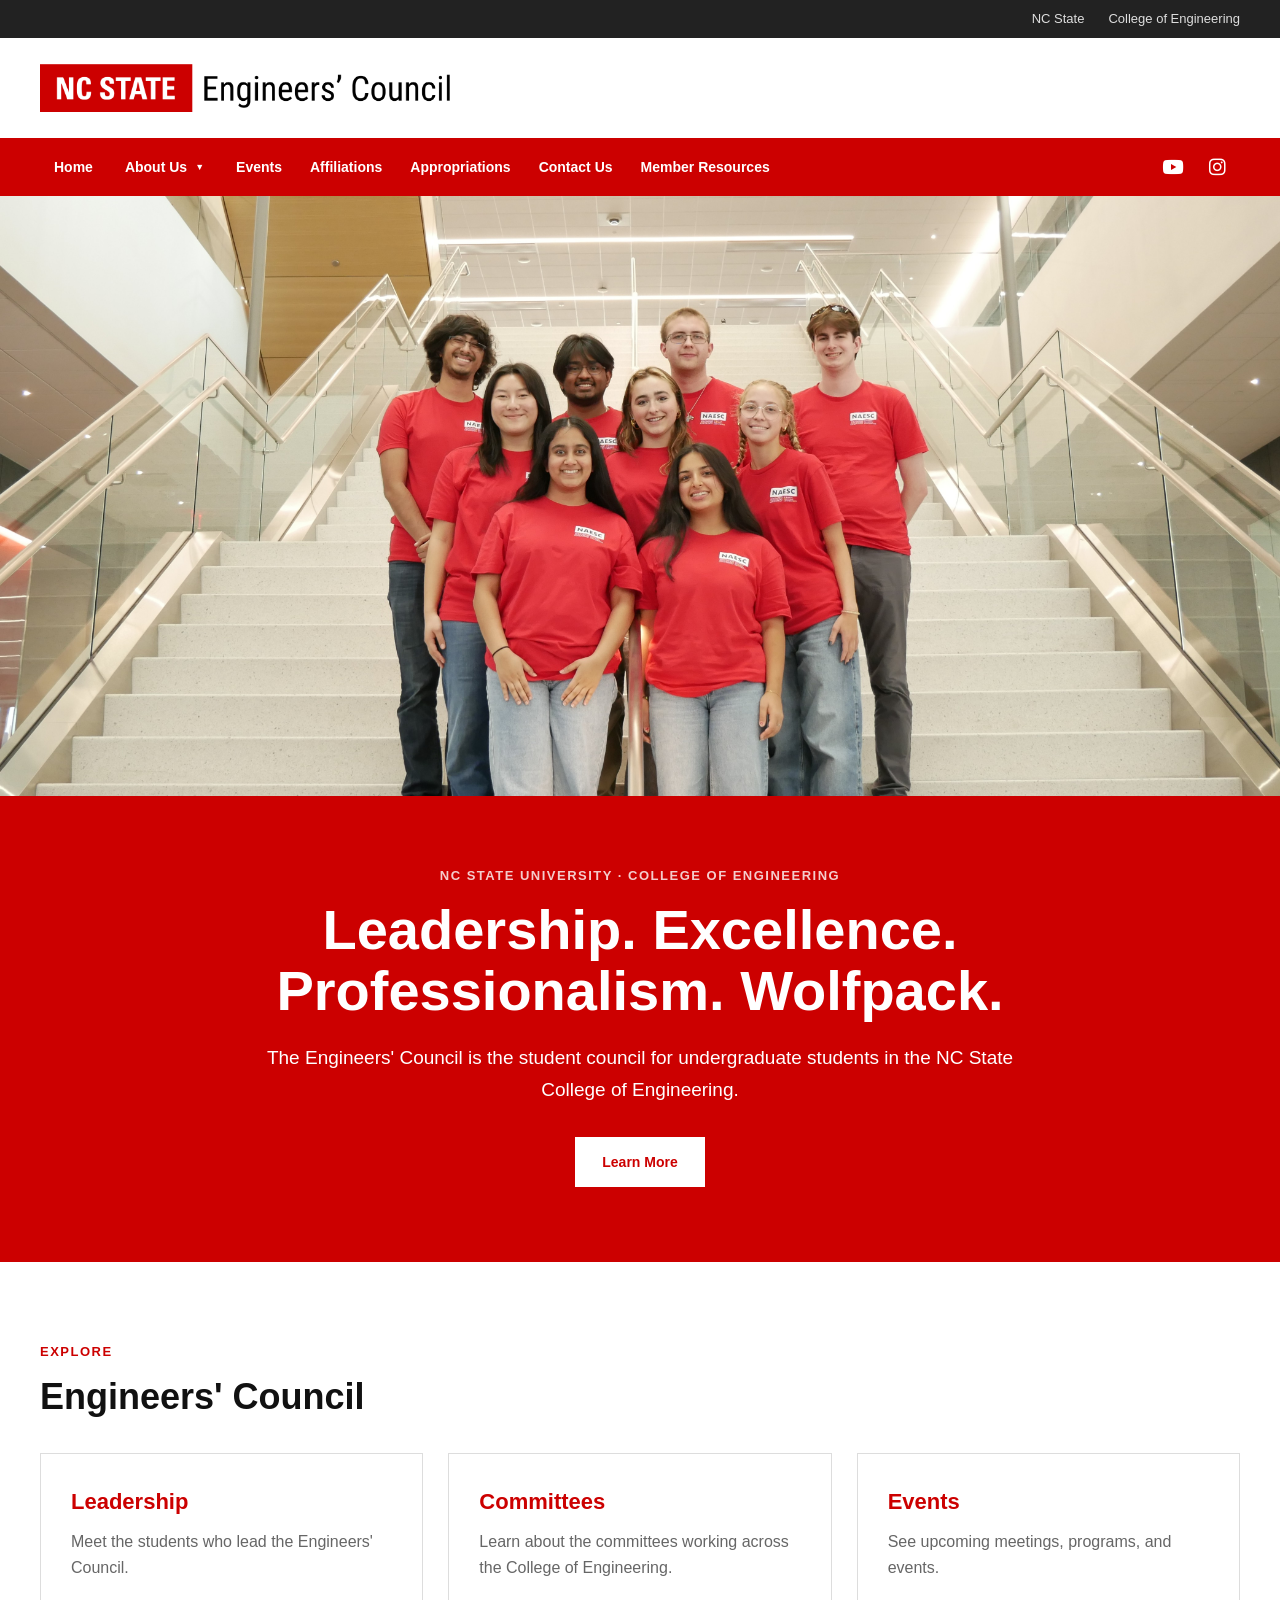
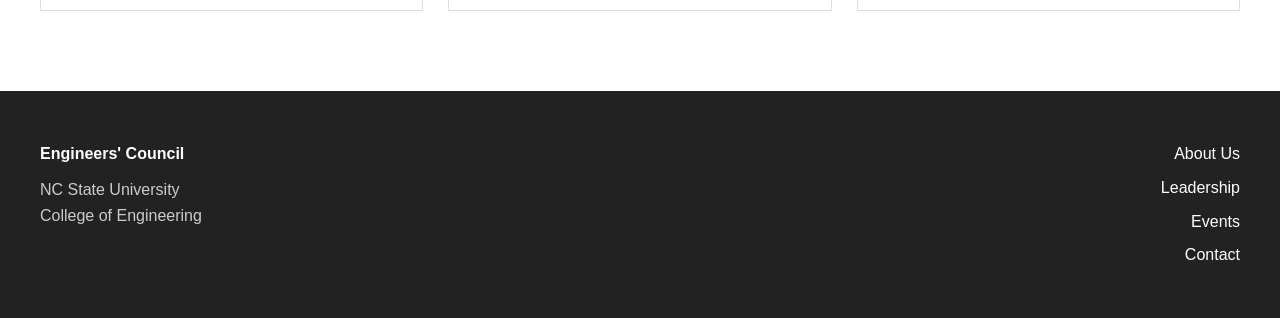
<file: index.html>
<!DOCTYPE html>
<html lang="en">
<head>
    <link
    rel="stylesheet"
    href="https://cdnjs.cloudflare.com/ajax/libs/font-awesome/6.5.2/css/all.min.css"
>
    <meta charset="UTF-8">
    <meta name="viewport" content="width=device-width, initial-scale=1.0">

    <title>Engineers' Council | NC State</title>

    <link rel="stylesheet" href="css/style.css">
</head>

<body>

<script>
    document.documentElement.classList.add("loading");
</script>

<div id="header"></div>

    <!-- =========================
         HERO
    ========================== -->
    <main>

        <section class="hero">

            <img
                src="images/banner2.jpg"
                alt="NC State Engineers' Council"
                class="hero-image"
            >

        </section>


        <!-- =========================
             INTRODUCTION
        ========================== -->
        <section class="intro">

            <div class="container intro-inner">

                <p class="eyebrow">
                    NC State University · College of Engineering
                </p>

                <h1>
                    Leadership. Excellence. Professionalism. Wolfpack.
                </h1>

                <p class="intro-text">
                    The Engineers' Council is the student council for
                    undergraduate students in the NC State College of
                    Engineering.
                </p>

                <a href="about.html" class="button">
                    Learn More
                </a>

            </div>

        </section>
        


        <!-- =========================
             QUICK LINKS
        ========================== -->
        <section class="quick-links">

            <div class="container">

                <div class="section-heading">
                    <p class="eyebrow">Explore</p>
                    <h2>Engineers' Council</h2>
                </div>


                <div class="quick-link-grid">

                    <a href="leadership.html" class="quick-card">
                        <h3>Leadership</h3>
                        <p>
                            Meet the students who lead the Engineers'
                            Council.
                        </p>
                    </a>


                    <a href="committees.html" class="quick-card">
                        <h3>Committees</h3>
                        <p>
                            Learn about the committees working across
                            the College of Engineering.
                        </p>
                    </a>


                    <a href="events.html" class="quick-card">
                        <h3>Events</h3>
                        <p>
                            See upcoming meetings, programs, and events.
                        </p>
                    </a>

                </div>

            </div>

        </section>

    </main>


    <!-- =========================
         FOOTER
    ========================== -->
    <footer class="site-footer">

        <div class="container footer-inner">

            <div>
                <strong>Engineers' Council</strong>
                <p>
                    NC State University<br>
                    College of Engineering
                </p>
            </div>

            <div class="footer-links">
                <a href="about.html">About Us</a>
                <a href="leadership.html">Leadership</a>
                <a href="events.html">Events</a>
                <a href="contact.html">Contact</a>
            </div>

        </div>

    </footer>


    <script src="js/script.js"></script>

</body>
</html>
</file>
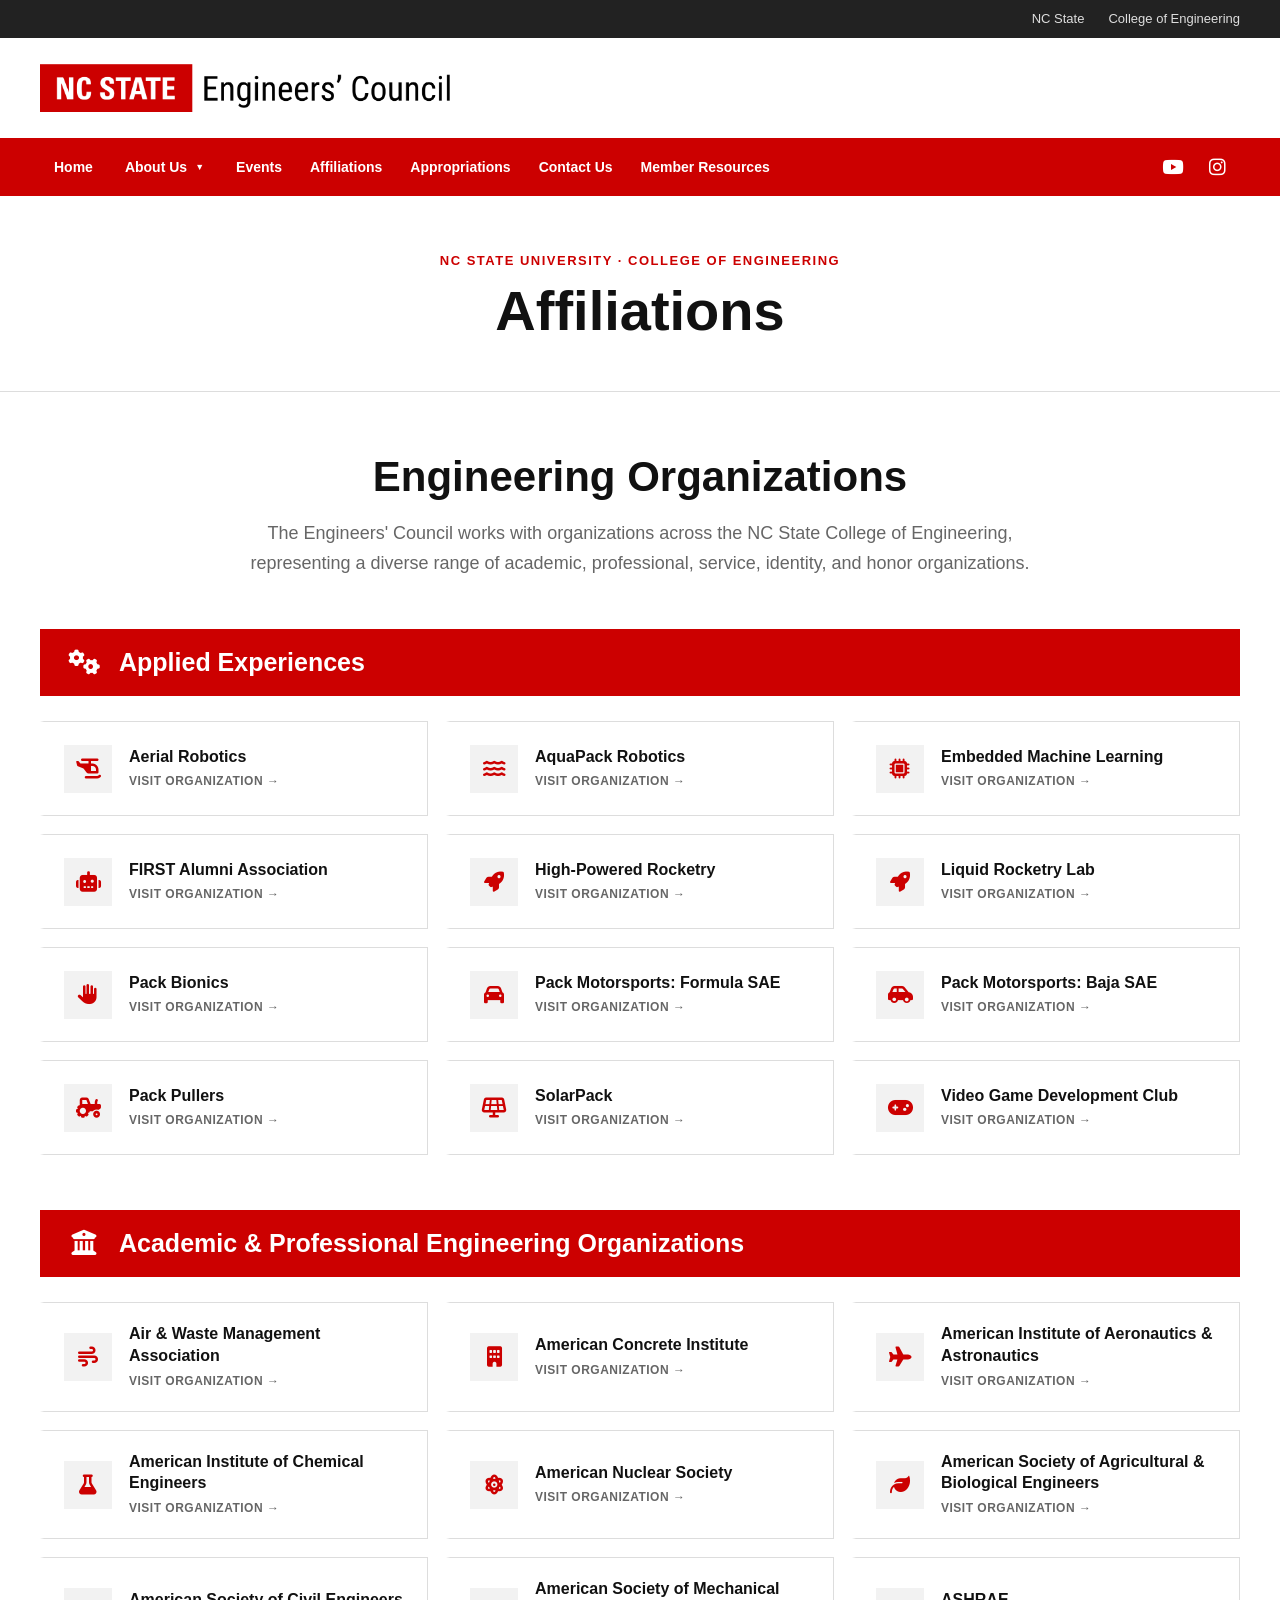
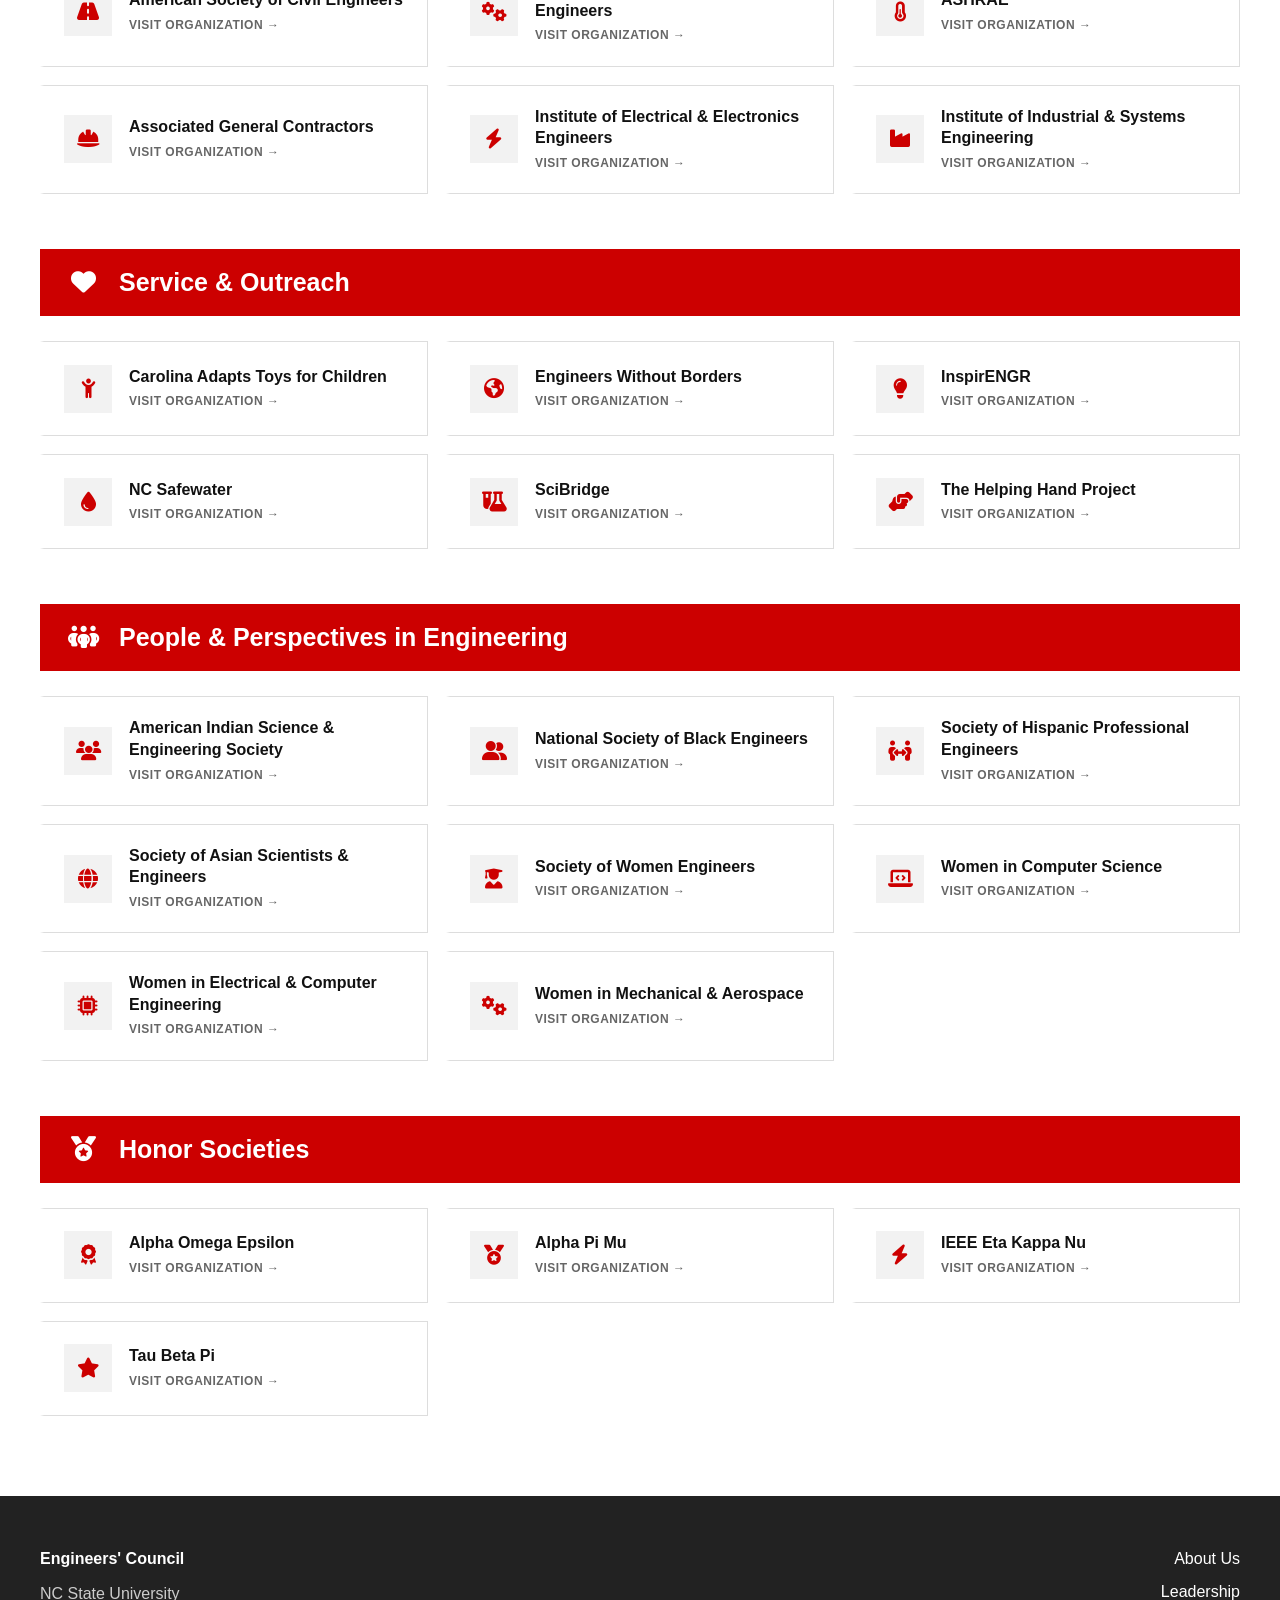
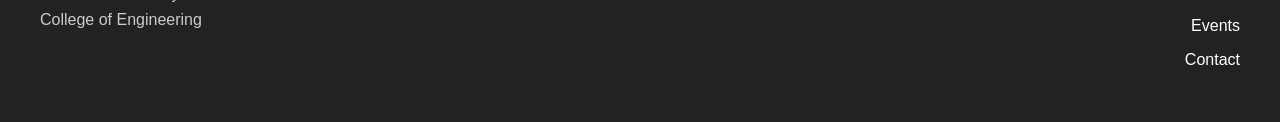
<file: affiliations.html>
<!DOCTYPE html>
<html lang="en">

<head>

    <meta charset="UTF-8">
    <meta name="viewport" content="width=device-width, initial-scale=1.0">

    <title>Affiliations | Engineers' Council</title>

    <link rel="stylesheet"
        href="https://cdnjs.cloudflare.com/ajax/libs/font-awesome/6.5.2/css/all.min.css">

    <link rel="stylesheet" href="css/style.css">

    <style>

        /* =========================================
           AFFILIATIONS PAGE
        ========================================= */

        .affiliations-page {
            padding: 60px 0 80px;
            background: #ffffff;
        }

        .affiliations-intro {
            max-width: 800px;
            margin: 0 auto 50px;
            text-align: center;
        }

        .affiliations-intro h1 {
            margin: 0 0 15px;
            color: var(--black);
            font-size: 42px;
            line-height: 1.2;
        }

        .affiliations-intro p {
            margin: 0;
            color: var(--gray);
            font-size: 18px;
            line-height: 1.7;
        }
/* =========================================
   NEW-NEW PAGE HEADER
========================================= */

.new-new-page-header {
    background: #ffffff;
    color: var(--black);
    border-bottom: 1px solid var(--border);
}

.new-new-page-header .container {
    padding: 55px 20px 50px;
    text-align: center;
}

.new-new-page-header .eyebrow {
    margin: 0 0 8px;

    color: var(--wolfpack-red);

    font-size: 13px;
    font-weight: 700;
    letter-spacing: 1.5px;
    text-transform: uppercase;
}

.new-new-page-header h1 {
    margin: 0;

    color: var(--black);

    font-size: clamp(40px, 5vw, 56px);
    line-height: 1.1;
    font-weight: 700;
}



        /* =========================================
           CATEGORY
        ========================================= */

        .affiliation-section {
            margin-bottom: 55px;
        }

        .affiliation-section:last-child {
            margin-bottom: 0;
        }

        .affiliation-section-header {
            display: flex;
            align-items: center;
            gap: 15px;

            margin-bottom: 25px;
            padding: 18px 22px;

            background: var(--wolfpack-red);
            color: #ffffff;
        }

        .affiliation-section-header i {
            width: 42px;
            font-size: 25px;
            text-align: center;
        }

        .affiliation-section-header h2 {
            margin: 0;

            color: #ffffff;
            font-size: 25px;
            line-height: 1.25;
        }


        /* =========================================
           ORGANIZATION GRID
        ========================================= */

        .affiliation-grid {
            display: grid;

            grid-template-columns:
                repeat(3, 1fr);

            gap: 18px;
        }


        /* =========================================
           ORGANIZATION CARD
        ========================================= */

        .affiliation-card {
            display: flex;
            align-items: center;

            gap: 17px;

            min-height: 95px;

            padding: 20px;

            background: #ffffff;

            border: 1px solid var(--border);
            border-left: 4px solid transparent;

            color: inherit;

            transition:
                transform 0.2s ease,
                box-shadow 0.2s ease,
                border-color 0.2s ease;
        }

        .affiliation-card:hover {
            transform: translateY(-3px);

            border-left-color: var(--wolfpack-red);

            box-shadow:
                0 8px 22px rgba(0, 0, 0, 0.09);
        }


        /* =========================================
           CARD ICON
        ========================================= */

        .affiliation-icon {
            width: 48px;
            height: 48px;

            flex-shrink: 0;

            display: flex;
            align-items: center;
            justify-content: center;

            background: var(--light-gray);

            color: var(--wolfpack-red);

            font-size: 20px;
        }

        .affiliation-card:hover .affiliation-icon {
            background: var(--wolfpack-red);
            color: #ffffff;
        }


        /* =========================================
           CARD TEXT
        ========================================= */

        .affiliation-card h3 {
            margin: 0;

            color: var(--black);

            font-size: 16px;
            line-height: 1.35;

            font-weight: 700;
        }

        .affiliation-card .visit-link {
            display: block;

            margin-top: 5px;

            color: var(--gray);

            font-size: 12px;
            font-weight: 600;

            text-transform: uppercase;
            letter-spacing: 0.5px;
        }

        .affiliation-card:hover h3 {
            color: var(--wolfpack-red);
        }


        /* =========================================
           MOBILE
        ========================================= */

        @media (max-width: 900px) {

            .affiliation-grid {
                grid-template-columns: repeat(2, 1fr);
            }

        }

        @media (max-width: 600px) {

            .affiliations-page {
                padding: 45px 0 60px;
            }

            .affiliations-intro h1 {
                font-size: 34px;
            }

            .affiliations-intro p {
                font-size: 16px;
            }

            .affiliation-grid {
                grid-template-columns: 1fr;
            }

            .affiliation-section-header {
                padding: 16px 18px;
            }

            .affiliation-section-header h2 {
                font-size: 21px;
            }

            .affiliation-card {
                min-height: 85px;
                padding: 17px;
            }

        }

    </style>

</head>


<body>

<div id="header"></div>




    <!-- =========================
         PAGE HEADER
    ========================== -->

    <section class="new-new-page-header">

        <div class="container">

            <p class="eyebrow">
                NC State University · College of Engineering
            </p>

            <h1>
                Affiliations
            </h1>

        </div>

    </section>



    <!-- =========================
         AFFILIATIONS
    ========================== -->

    <main>

        <section class="affiliations-page">

                <div class="container">


                    <!-- INTRO -->

                    <div class="affiliations-intro">

                        <h1>
                            Engineering Organizations
                        </h1>

                        <p>
                            The Engineers' Council works with organizations
                            across the NC State College of Engineering,
                            representing a diverse range of academic,
                            professional, service, identity, and honor
                            organizations.
                        </p>

                </div>



                <!-- =================================
                     APPLIED EXPERIENCES
                ================================== -->

                <section class="affiliation-section">

                    <div class="affiliation-section-header">

                        <i class="fa-solid fa-gears"></i>

                        <h2>
                            Applied Experiences
                        </h2>

                    </div>


                    <div class="affiliation-grid">


                        <a
                            href="https://aerialroboticsclub.com/"
                            class="affiliation-card"
                            target="_blank"
                            rel="noopener noreferrer"
                        >

                            <div class="affiliation-icon">
                                <i class="fa-solid fa-helicopter"></i>
                            </div>

                            <div>
                                <h3>Aerial Robotics</h3>
                                <span class="visit-link">Visit organization →</span>
                            </div>

                        </a>


                        <a
                            href="https://www.aquapackrobotics.org/"
                            class="affiliation-card"
                            target="_blank"
                            rel="noopener noreferrer"
                        >

                            <div class="affiliation-icon">
                                <i class="fa-solid fa-water"></i>
                            </div>

                            <div>
                                <h3>AquaPack Robotics</h3>
                                <span class="visit-link">Visit organization →</span>
                            </div>

                        </a>


                        <a
                            href="https://getinvolved.ncsu.edu/organization/eml"
                            class="affiliation-card"
                            target="_blank"
                            rel="noopener noreferrer"
                        >

                            <div class="affiliation-icon">
                                <i class="fa-solid fa-microchip"></i>
                            </div>

                            <div>
                                <h3>Embedded Machine Learning</h3>
                                <span class="visit-link">Visit organization →</span>
                            </div>

                        </a>


                        <a
                            href="https://firstalumniatncstate.org/"
                            class="affiliation-card"
                            target="_blank"
                            rel="noopener noreferrer"
                        >

                            <div class="affiliation-icon">
                                <i class="fa-solid fa-robot"></i>
                            </div>

                            <div>
                                <h3>FIRST Alumni Association</h3>
                                <span class="visit-link">Visit organization →</span>
                            </div>

                        </a>


                        <a
                            href="http://www.ncsurocketry.org/"
                            class="affiliation-card"
                            target="_blank"
                            rel="noopener noreferrer"
                        >

                            <div class="affiliation-icon">
                                <i class="fa-solid fa-rocket"></i>
                            </div>

                            <div>
                                <h3>High-Powered Rocketry</h3>
                                <span class="visit-link">Visit organization →</span>
                            </div>

                        </a>


                        <a
                            href="http://liquidrocketry.com/"
                            class="affiliation-card"
                            target="_blank"
                            rel="noopener noreferrer"
                        >

                            <div class="affiliation-icon">
                                <i class="fa-solid fa-rocket"></i>
                            </div>

                            <div>
                                <h3>Liquid Rocketry Lab</h3>
                                <span class="visit-link">Visit organization →</span>
                            </div>

                        </a>


                        <a
                            href="https://getinvolved.ncsu.edu/organization/packbionics"
                            class="affiliation-card"
                            target="_blank"
                            rel="noopener noreferrer"
                        >

                            <div class="affiliation-icon">
                                <i class="fa-solid fa-hand"></i>
                            </div>

                            <div>
                                <h3>Pack Bionics</h3>
                                <span class="visit-link">Visit organization →</span>
                            </div>

                        </a>


                        <a
                            href="https://packmotorsports.wixsite.com/packmotorsports"
                            class="affiliation-card"
                            target="_blank"
                            rel="noopener noreferrer"
                        >

                            <div class="affiliation-icon">
                                <i class="fa-solid fa-car"></i>
                            </div>

                            <div>
                                <h3>Pack Motorsports: Formula SAE</h3>
                                <span class="visit-link">Visit organization →</span>
                            </div>

                        </a>


                        <a
                            href="https://www.ncstatebaja.com/"
                            class="affiliation-card"
                            target="_blank"
                            rel="noopener noreferrer"
                        >

                            <div class="affiliation-icon">
                                <i class="fa-solid fa-car-side"></i>
                            </div>

                            <div>
                                <h3>Pack Motorsports: Baja SAE</h3>
                                <span class="visit-link">Visit organization →</span>
                            </div>

                        </a>


                        <a
                            href="https://bae.ncsu.edu/pack-pullers/"
                            class="affiliation-card"
                            target="_blank"
                            rel="noopener noreferrer"
                        >

                            <div class="affiliation-icon">
                                <i class="fa-solid fa-tractor"></i>
                            </div>

                            <div>
                                <h3>Pack Pullers</h3>
                                <span class="visit-link">Visit organization →</span>
                            </div>

                        </a>


                        <a
                            href="https://solarpacknc.com/"
                            class="affiliation-card"
                            target="_blank"
                            rel="noopener noreferrer"
                        >

                            <div class="affiliation-icon">
                                <i class="fa-solid fa-solar-panel"></i>
                            </div>

                            <div>
                                <h3>SolarPack</h3>
                                <span class="visit-link">Visit organization →</span>
                            </div>

                        </a>


                        <a
                            href="https://vgdc.org/"
                            class="affiliation-card"
                            target="_blank"
                            rel="noopener noreferrer"
                        >

                            <div class="affiliation-icon">
                                <i class="fa-solid fa-gamepad"></i>
                            </div>

                            <div>
                                <h3>Video Game Development Club</h3>
                                <span class="visit-link">Visit organization →</span>
                            </div>

                        </a>

                    </div>

                </section>



                <!-- =================================
                     ACADEMIC & PROFESSIONAL
                ================================== -->

                <section class="affiliation-section">

                    <div class="affiliation-section-header">

                        <i class="fa-solid fa-building-columns"></i>

                        <h2>
                            Academic &amp; Professional Engineering Organizations
                        </h2>

                    </div>


                    <div class="affiliation-grid">


                        <a href="https://getinvolved.ncsu.edu/organization/25"
                           class="affiliation-card"
                           target="_blank"
                           rel="noopener noreferrer">

                            <div class="affiliation-icon">
                                <i class="fa-solid fa-wind"></i>
                            </div>

                            <div>
                                <h3>Air &amp; Waste Management Association</h3>
                                <span class="visit-link">Visit organization →</span>
                            </div>

                        </a>


                        <a href="https://getinvolved.ncsu.edu/organization/aci"
                           class="affiliation-card"
                           target="_blank"
                           rel="noopener noreferrer">

                            <div class="affiliation-icon">
                                <i class="fa-solid fa-building"></i>
                            </div>

                            <div>
                                <h3>American Concrete Institute</h3>
                                <span class="visit-link">Visit organization →</span>
                            </div>

                        </a>


                        <a href="https://linktr.ee/ncsuaiaa"
                           class="affiliation-card"
                           target="_blank"
                           rel="noopener noreferrer">

                            <div class="affiliation-icon">
                                <i class="fa-solid fa-plane"></i>
                            </div>

                            <div>
                                <h3>American Institute of Aeronautics &amp; Astronautics</h3>
                                <span class="visit-link">Visit organization →</span>
                            </div>

                        </a>


                        <a href="https://www.ncsuaiche.com/"
                           class="affiliation-card"
                           target="_blank"
                           rel="noopener noreferrer">

                            <div class="affiliation-icon">
                                <i class="fa-solid fa-flask"></i>
                            </div>

                            <div>
                                <h3>American Institute of Chemical Engineers</h3>
                                <span class="visit-link">Visit organization →</span>
                            </div>

                        </a>


                        <a href="https://getinvolved.ncsu.edu/organization/ans"
                           class="affiliation-card"
                           target="_blank"
                           rel="noopener noreferrer">

                            <div class="affiliation-icon">
                                <i class="fa-solid fa-atom"></i>
                            </div>

                            <div>
                                <h3>American Nuclear Society</h3>
                                <span class="visit-link">Visit organization →</span>
                            </div>

                        </a>


                        <a href="https://asabestudentchapter.wordpress.ncsu.edu/"
                           class="affiliation-card"
                           target="_blank"
                           rel="noopener noreferrer">

                            <div class="affiliation-icon">
                                <i class="fa-solid fa-leaf"></i>
                            </div>

                            <div>
                                <h3>American Society of Agricultural &amp; Biological Engineers</h3>
                                <span class="visit-link">Visit organization →</span>
                            </div>

                        </a>


                        <a href="https://getinvolved.ncsu.edu/organization/asce"
                           class="affiliation-card"
                           target="_blank"
                           rel="noopener noreferrer">

                            <div class="affiliation-icon">
                                <i class="fa-solid fa-road"></i>
                            </div>

                            <div>
                                <h3>American Society of Civil Engineers</h3>
                                <span class="visit-link">Visit organization →</span>
                            </div>

                        </a>


                        <a href="https://asmencstate.wixsite.com/home"
                           class="affiliation-card"
                           target="_blank"
                           rel="noopener noreferrer">

                            <div class="affiliation-icon">
                                <i class="fa-solid fa-gears"></i>
                            </div>

                            <div>
                                <h3>American Society of Mechanical Engineers</h3>
                                <span class="visit-link">Visit organization →</span>
                            </div>

                        </a>


                        <a href="https://getinvolved.ncsu.edu/organization/ashrae-at-ncsu"
                           class="affiliation-card"
                           target="_blank"
                           rel="noopener noreferrer">

                            <div class="affiliation-icon">
                                <i class="fa-solid fa-temperature-half"></i>
                            </div>

                            <div>
                                <h3>ASHRAE</h3>
                                <span class="visit-link">Visit organization →</span>
                            </div>

                        </a>


                        <a href="https://www.linkedin.com/in/ncsuagc/"
                           class="affiliation-card"
                           target="_blank"
                           rel="noopener noreferrer">

                            <div class="affiliation-icon">
                                <i class="fa-solid fa-helmet-safety"></i>
                            </div>

                            <div>
                                <h3>Associated General Contractors</h3>
                                <span class="visit-link">Visit organization →</span>
                            </div>

                        </a>


                        <a href="https://ewh.ieee.org/sb/nc/ncsu/"
                           class="affiliation-card"
                           target="_blank"
                           rel="noopener noreferrer">

                            <div class="affiliation-icon">
                                <i class="fa-solid fa-bolt"></i>
                            </div>

                            <div>
                                <h3>Institute of Electrical &amp; Electronics Engineers</h3>
                                <span class="visit-link">Visit organization →</span>
                            </div>

                        </a>


                        <a href="https://getinvolved.ncsu.edu/organization/iise"
                           class="affiliation-card"
                           target="_blank"
                           rel="noopener noreferrer">

                            <div class="affiliation-icon">
                                <i class="fa-solid fa-industry"></i>
                            </div>

                            <div>
                                <h3>Institute of Industrial &amp; Systems Engineering</h3>
                                <span class="visit-link">Visit organization →</span>
                            </div>

                        </a>

                    </div>

                </section>



                <!-- =================================
                     SERVICE & OUTREACH
                ================================== -->

                <section class="affiliation-section">

                    <div class="affiliation-section-header">

                        <i class="fa-solid fa-heart"></i>

                        <h2>
                            Service &amp; Outreach
                        </h2>

                    </div>


                    <div class="affiliation-grid">


                        <a href="https://getinvolved.ncsu.edu/organization/catch"
                           class="affiliation-card"
                           target="_blank"
                           rel="noopener noreferrer">

                            <div class="affiliation-icon">
                                <i class="fa-solid fa-child-reaching"></i>
                            </div>

                            <div>
                                <h3>Carolina Adapts Toys for Children</h3>
                                <span class="visit-link">Visit organization →</span>
                            </div>

                        </a>


                        <a href="http://www.ewbncsu.org/"
                           class="affiliation-card"
                           target="_blank"
                           rel="noopener noreferrer">

                            <div class="affiliation-icon">
                                <i class="fa-solid fa-earth-americas"></i>
                            </div>

                            <div>
                                <h3>Engineers Without Borders</h3>
                                <span class="visit-link">Visit organization →</span>
                            </div>

                        </a>


                        <a href="https://inspirengr.wixsite.com/inspireengr"
                           class="affiliation-card"
                           target="_blank"
                           rel="noopener noreferrer">

                            <div class="affiliation-icon">
                                <i class="fa-solid fa-lightbulb"></i>
                            </div>

                            <div>
                                <h3>InspirENGR</h3>
                                <span class="visit-link">Visit organization →</span>
                            </div>

                        </a>


                        <a href="https://getinvolved.ncsu.edu/organization/safewater"
                           class="affiliation-card"
                           target="_blank"
                           rel="noopener noreferrer">

                            <div class="affiliation-icon">
                                <i class="fa-solid fa-droplet"></i>
                            </div>

                            <div>
                                <h3>NC Safewater</h3>
                                <span class="visit-link">Visit organization →</span>
                            </div>

                        </a>


                        <a href="https://www.scibridge.org/"
                           class="affiliation-card"
                           target="_blank"
                           rel="noopener noreferrer">

                            <div class="affiliation-icon">
                                <i class="fa-solid fa-flask-vial"></i>
                            </div>

                            <div>
                                <h3>SciBridge</h3>
                                <span class="visit-link">Visit organization →</span>
                            </div>

                        </a>


                        <a href="https://www.ncsu-hhp.org/"
                           class="affiliation-card"
                           target="_blank"
                           rel="noopener noreferrer">

                            <div class="affiliation-icon">
                                <i class="fa-solid fa-hands-helping"></i>
                            </div>

                            <div>
                                <h3>The Helping Hand Project</h3>
                                <span class="visit-link">Visit organization →</span>
                            </div>

                        </a>

                    </div>

                </section>



                <!-- =================================
                     PEOPLE & PERSPECTIVES
                ================================== -->

                <section class="affiliation-section">

                    <div class="affiliation-section-header">

                        <i class="fa-solid fa-people-group"></i>

                        <h2>
                            People &amp; Perspectives in Engineering
                        </h2>

                    </div>


                    <div class="affiliation-grid">


                        <a href="https://getinvolved.ncsu.edu/organization/aises"
                           class="affiliation-card"
                           target="_blank"
                           rel="noopener noreferrer">

                            <div class="affiliation-icon">
                                <i class="fa-solid fa-users"></i>
                            </div>

                            <div>
                                <h3>American Indian Science &amp; Engineering Society</h3>
                                <span class="visit-link">Visit organization →</span>
                            </div>

                        </a>


                        <a href="https://ncsucomm.wixsite.com/ncsunsbe"
                           class="affiliation-card"
                           target="_blank"
                           rel="noopener noreferrer">

                            <div class="affiliation-icon">
                                <i class="fa-solid fa-user-group"></i>
                            </div>

                            <div>
                                <h3>National Society of Black Engineers</h3>
                                <span class="visit-link">Visit organization →</span>
                            </div>

                        </a>


                        <a href="https://shpeatncstate.wixsite.com/wolfpacks"
                           class="affiliation-card"
                           target="_blank"
                           rel="noopener noreferrer">

                            <div class="affiliation-icon">
                                <i class="fa-solid fa-people-arrows"></i>
                            </div>

                            <div>
                                <h3>Society of Hispanic Professional Engineers</h3>
                                <span class="visit-link">Visit organization →</span>
                            </div>

                        </a>


                        <a href="https://linktr.ee/sasencsu"
                           class="affiliation-card"
                           target="_blank"
                           rel="noopener noreferrer">

                            <div class="affiliation-icon">
                                <i class="fa-solid fa-globe"></i>
                            </div>

                            <div>
                                <h3>Society of Asian Scientists &amp; Engineers</h3>
                                <span class="visit-link">Visit organization →</span>
                            </div>

                        </a>


                        <a href="https://ncsu.swe.org/"
                           class="affiliation-card"
                           target="_blank"
                           rel="noopener noreferrer">

                            <div class="affiliation-icon">
                                <i class="fa-solid fa-user-graduate"></i>
                            </div>

                            <div>
                                <h3>Society of Women Engineers</h3>
                                <span class="visit-link">Visit organization →</span>
                            </div>

                        </a>


                        <a href="https://www.wicsatncsu.org/"
                           class="affiliation-card"
                           target="_blank"
                           rel="noopener noreferrer">

                            <div class="affiliation-icon">
                                <i class="fa-solid fa-laptop-code"></i>
                            </div>

                            <div>
                                <h3>Women in Computer Science</h3>
                                <span class="visit-link">Visit organization →</span>
                            </div>

                        </a>


                        <a href="https://ece.ncsu.edu/student-org/women-in-ece/"
                           class="affiliation-card"
                           target="_blank"
                           rel="noopener noreferrer">

                            <div class="affiliation-icon">
                                <i class="fa-solid fa-microchip"></i>
                            </div>

                            <div>
                                <h3>Women in Electrical &amp; Computer Engineering</h3>
                                <span class="visit-link">Visit organization →</span>
                            </div>

                        </a>


                        <a href="https://getinvolved.ncsu.edu/organization/wima"
                           class="affiliation-card"
                           target="_blank"
                           rel="noopener noreferrer">

                            <div class="affiliation-icon">
                                <i class="fa-solid fa-gears"></i>
                            </div>

                            <div>
                                <h3>Women in Mechanical &amp; Aerospace</h3>
                                <span class="visit-link">Visit organization →</span>
                            </div>

                        </a>

                    </div>

                </section>



                <!-- =================================
                     HONOR SOCIETIES
                ================================== -->

                <section class="affiliation-section">

                    <div class="affiliation-section-header">

                        <i class="fa-solid fa-medal"></i>

                        <h2>
                            Honor Societies
                        </h2>

                    </div>


                    <div class="affiliation-grid">


                        <a href="https://www.aoegamma.org/"
                           class="affiliation-card"
                           target="_blank"
                           rel="noopener noreferrer">

                            <div class="affiliation-icon">
                                <i class="fa-solid fa-award"></i>
                            </div>

                            <div>
                                <h3>Alpha Omega Epsilon</h3>
                                <span class="visit-link">Visit organization →</span>
                            </div>

                        </a>


                        <a href="https://getinvolved.ncsu.edu/organization/alphapimu"
                           class="affiliation-card"
                           target="_blank"
                           rel="noopener noreferrer">

                            <div class="affiliation-icon">
                                <i class="fa-solid fa-medal"></i>
                            </div>

                            <div>
                                <h3>Alpha Pi Mu</h3>
                                <span class="visit-link">Visit organization →</span>
                            </div>

                        </a>


                        <a href="https://hknbetaeta.wordpress.ncsu.edu/"
                           class="affiliation-card"
                           target="_blank"
                           rel="noopener noreferrer">

                            <div class="affiliation-icon">
                                <i class="fa-solid fa-bolt"></i>
                            </div>

                            <div>
                                <h3>IEEE Eta Kappa Nu</h3>
                                <span class="visit-link">Visit organization →</span>
                            </div>

                        </a>


                        <a href="https://getinvolved.ncsu.edu/organization/tbp"
                           class="affiliation-card"
                           target="_blank"
                           rel="noopener noreferrer">

                            <div class="affiliation-icon">
                                <i class="fa-solid fa-star"></i>
                            </div>

                            <div>
                                <h3>Tau Beta Pi</h3>
                                <span class="visit-link">Visit organization →</span>
                            </div>

                        </a>

                    </div>

                </section>


            </div>

        </section>

    </main>



    <!-- =========================
         FOOTER
    ========================== -->

    <footer class="site-footer">

        <div class="container footer-inner">

            <div>

                <strong>
                    Engineers' Council
                </strong>

                <p>
                    NC State University<br>
                    College of Engineering
                </p>

            </div>


            <div class="footer-links">

                <a href="about.html">
                    About Us
                </a>

                <a href="leadership.html">
                    Leadership
                </a>

                <a href="events.html">
                    Events
                </a>

                <a href="contact.html">
                    Contact
                </a>

            </div>

        </div>

    </footer>



    <script src="js/script.js"></script>

</body>

</html>
</file>
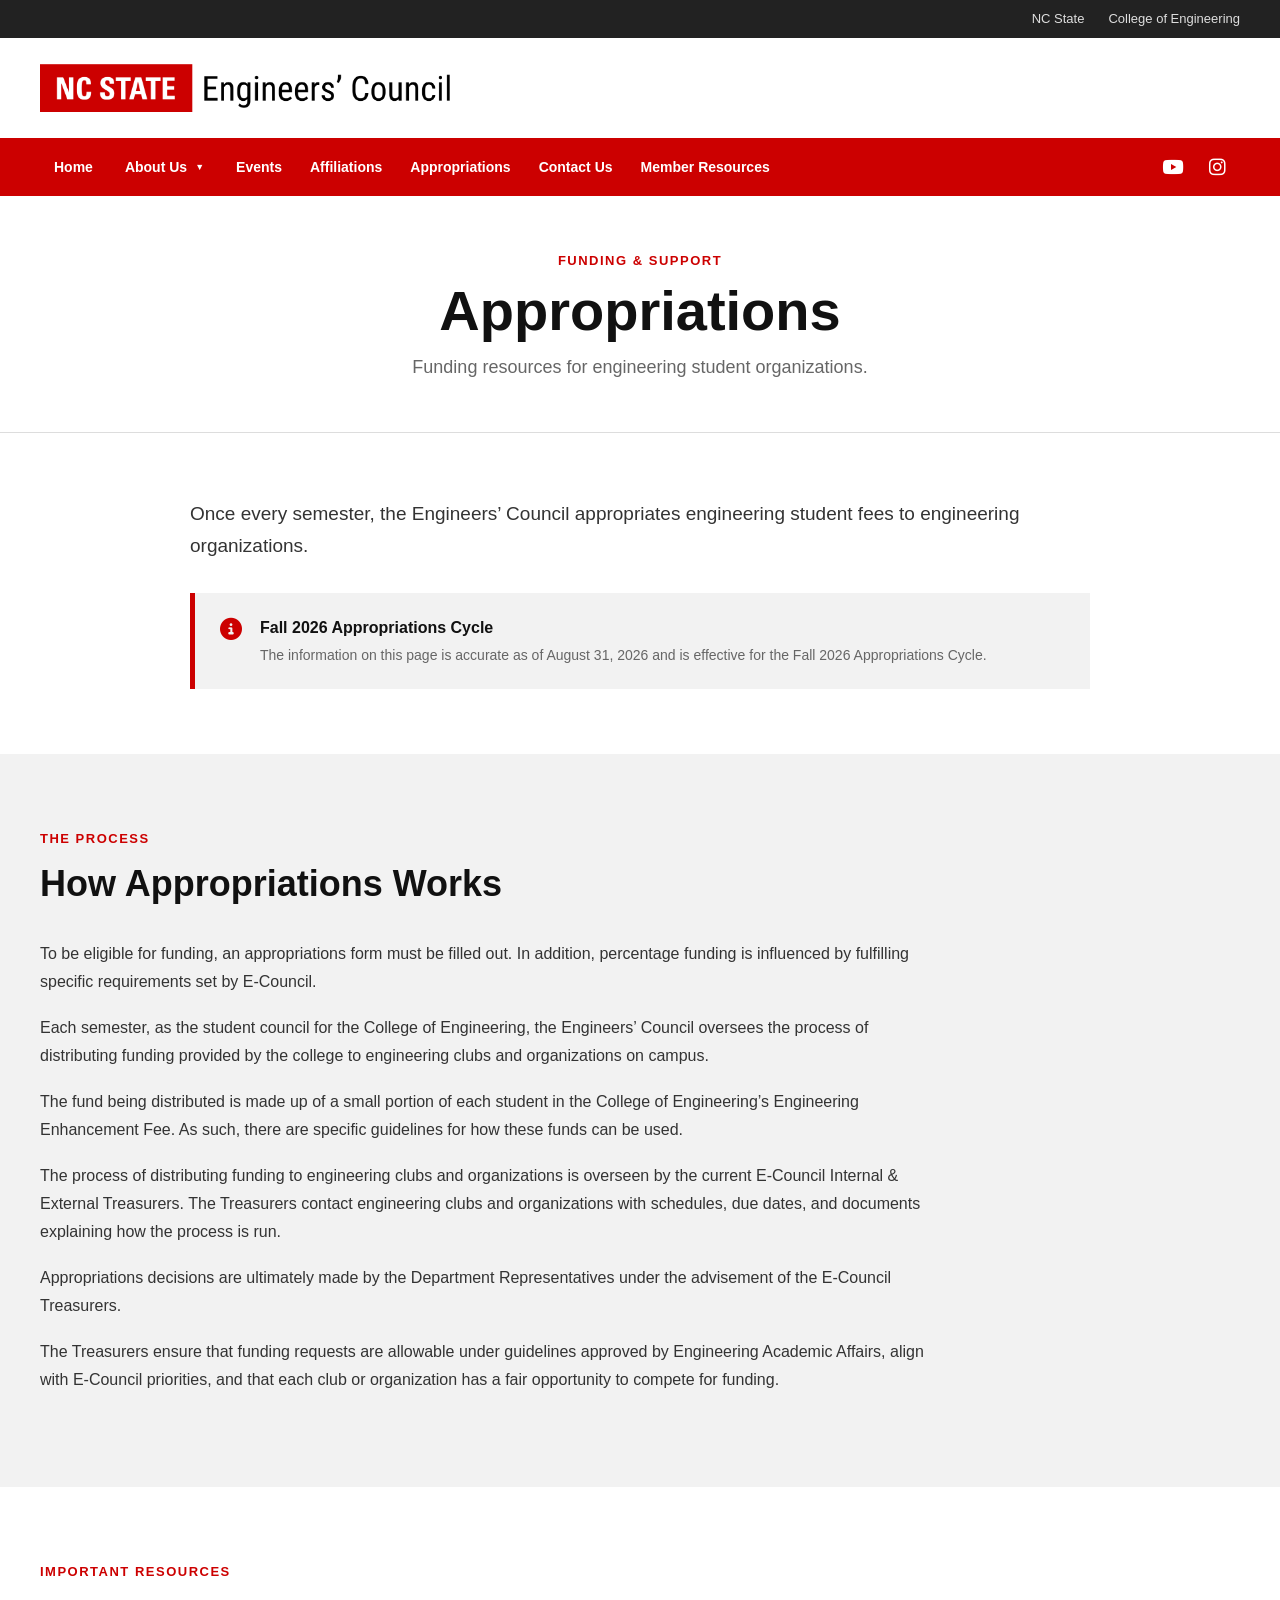
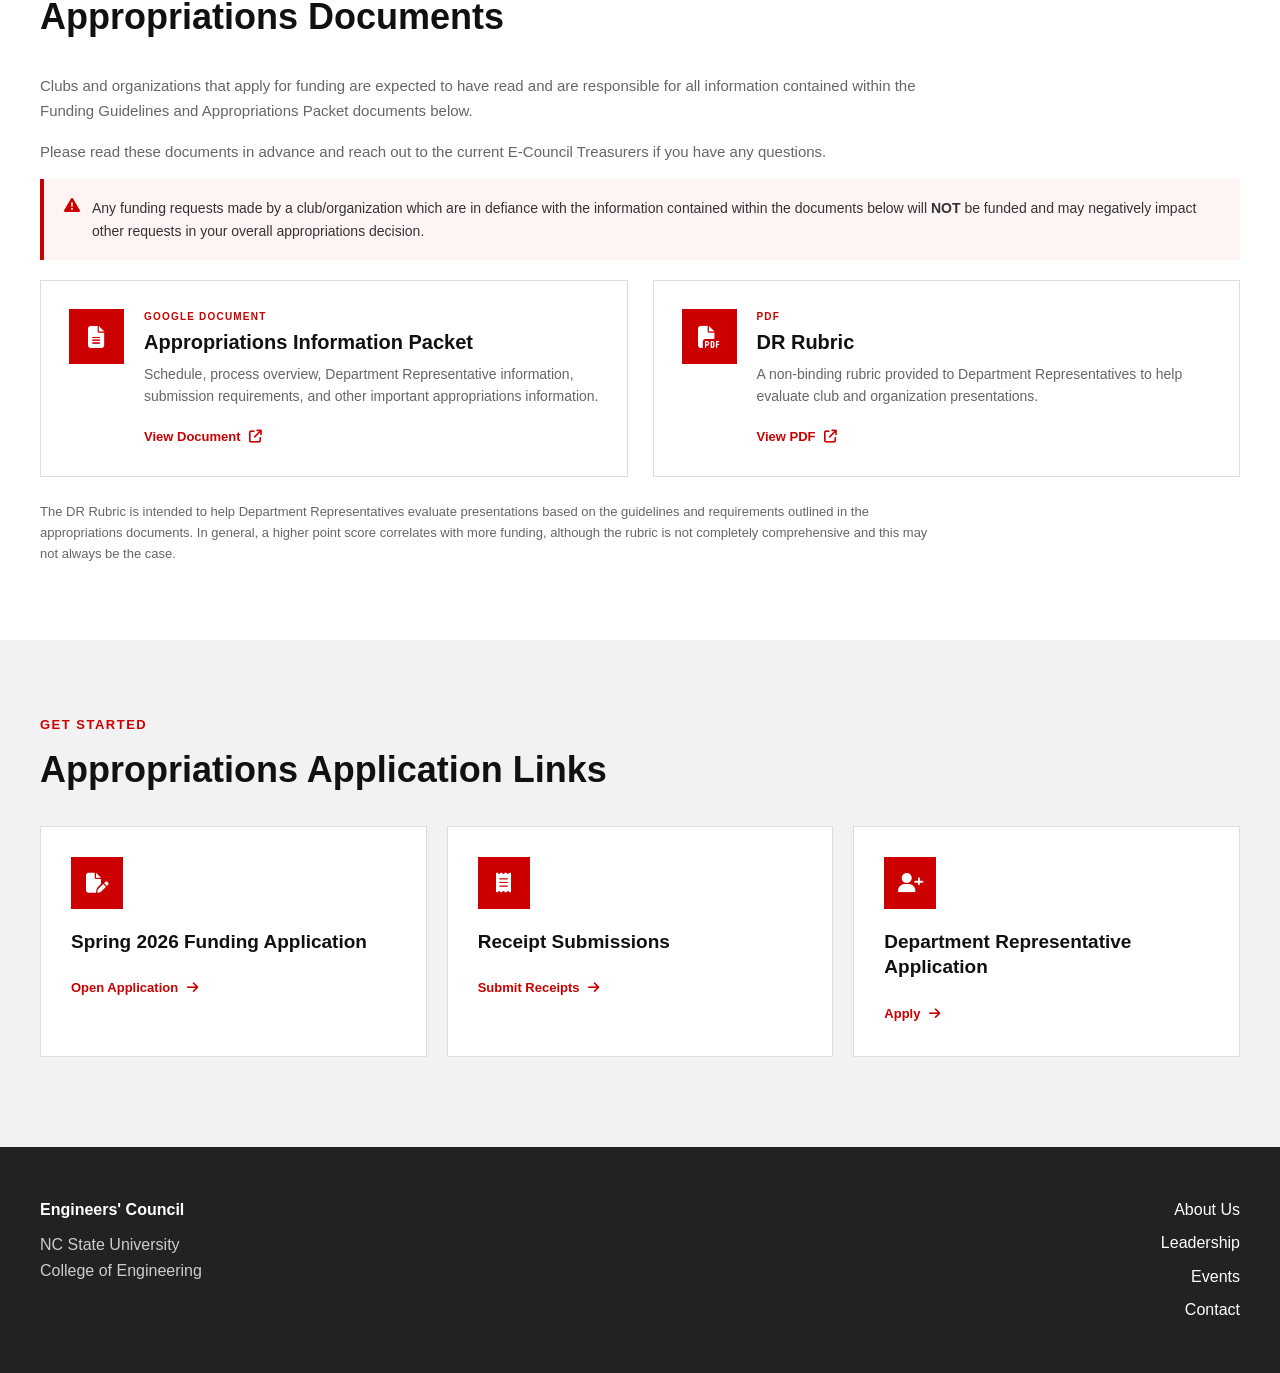
<file: appropriations.html>
<!DOCTYPE html>
<html lang="en">

<head>

    <meta charset="UTF-8">
    <meta name="viewport" content="width=device-width, initial-scale=1.0">

    <title>Appropriations | Engineers' Council | NC State</title>

    <link
        rel="stylesheet"
        href="https://cdnjs.cloudflare.com/ajax/libs/font-awesome/6.5.2/css/all.min.css"
    >

    <link rel="stylesheet" href="css/style.css">

</head>


<body>

<script>
    document.documentElement.classList.add("loading");
</script>

<div id="header"></div>


    <!-- =========================
         PAGE CONTENT
    ========================== -->

    <main>


        <!-- PAGE HEADER -->

        <section class="new-page-header">

            <div class="container new-page-header-inner">

                <p class="eyebrow">
                    Funding &amp; Support
                </p>

                <h1>
                    Appropriations
                </h1>

                <p class="page-subtitle">
                    Funding resources for engineering student organizations.
                </p>

            </div>

        </section>


        <!-- =========================
             INTRO
        ========================== -->

        <section class="appropriations-intro">

            <div class="container">

                <div class="appropriations-intro-content">

                    <p>
                        Once every semester, the Engineers’ Council
                        appropriates engineering student fees to engineering
                        organizations.
                    </p>

                    <div class="appropriations-notice">

                        <i class="fa-solid fa-circle-info"></i>

                        <div>

                            <strong>
                                Fall 2026 Appropriations Cycle
                            </strong>

                            <p>
                                The information on this page is accurate as
                                of August 31, 2026 and is effective for the
                                Fall 2026 Appropriations Cycle.
                            </p>

                        </div>

                    </div>

                </div>

            </div>

        </section>


        <!-- =========================
             PROCESS
        ========================== -->

        <section class="appropriations-process">

            <div class="container">

                <div class="section-heading">

                    <p class="eyebrow">
                        The Process
                    </p>

                    <h2>
                        How Appropriations Works
                    </h2>

                </div>


                <div class="appropriations-copy">

                    <p>
                        To be eligible for funding, an appropriations form
                        must be filled out. In addition, percentage funding
                        is influenced by fulfilling specific requirements
                        set by E-Council.
                    </p>

                    <p>
                        Each semester, as the student council for the
                        College of Engineering, the Engineers’ Council
                        oversees the process of distributing funding
                        provided by the college to engineering clubs and
                        organizations on campus.
                    </p>

                    <p>
                        The fund being distributed is made up of a small
                        portion of each student in the College of
                        Engineering’s Engineering Enhancement Fee. As such,
                        there are specific guidelines for how these funds
                        can be used.
                    </p>

                    <p>
                        The process of distributing funding to engineering
                        clubs and organizations is overseen by the current
                        E-Council Internal &amp; External Treasurers. The
                        Treasurers contact engineering clubs and
                        organizations with schedules, due dates, and
                        documents explaining how the process is run.
                    </p>

                    <p>
                        Appropriations decisions are ultimately made by the
                        Department Representatives under the advisement of
                        the E-Council Treasurers.
                    </p>

                    <p>
                        The Treasurers ensure that funding requests are
                        allowable under guidelines approved by Engineering
                        Academic Affairs, align with E-Council priorities,
                        and that each club or organization has a fair
                        opportunity to compete for funding.
                    </p>

                </div>

            </div>

        </section>


        <!-- =========================
             DOCUMENTS
        ========================== -->

        <section class="appropriations-documents">

            <div class="container">

                <div class="section-heading">

                    <p class="eyebrow">
                        Important Resources
                    </p>

                    <h2>
                        Appropriations Documents
                    </h2>

                </div>


                <div class="documents-intro">

                    <p>
                        Clubs and organizations that apply for funding are
                        expected to have read and are responsible for all
                        information contained within the Funding Guidelines
                        and Appropriations Packet documents below.
                    </p>

                    <p>
                        Please read these documents in advance and reach out
                        to the current E-Council Treasurers if you have any
                        questions.
                    </p>

                

                </div>
                    <div class="documents-warning">

                    <i class="fa-solid fa-triangle-exclamation"></i>

                    <p>
                        Any funding requests made by a club/organization which are in
                        defiance with the information contained within the documents below
                        will <strong>NOT</strong> be funded and may
                        negatively impact other requests in your overall appropriations
                        decision.
                    </p>

                </div>
                 
                


                <div class="document-grid">


                    <!-- PACKET -->

                    <a
                        href="https://docs.google.com/document/d/1jYLgvduE8uG4yq5wMficN5kiEQ7Ty35U3YLQqdJtfbg/edit?usp=sharing"
                        class="document-card"
                        target="_blank"
                        rel="noopener noreferrer"
                    >

                        <div class="document-icon">
                            <i class="fa-solid fa-file-lines"></i>
                        </div>

                        <div class="document-content">

                            <span class="document-type">
                                GOOGLE DOCUMENT
                            </span>

                            <h3>
                                Appropriations Information Packet
                            </h3>

                            <p>
                                Schedule, process overview, Department
                                Representative information, submission
                                requirements, and other important
                                appropriations information.
                            </p>

                            <span class="document-link">
                                View Document
                                <i class="fa-solid fa-arrow-up-right-from-square"></i>
                            </span>

                        </div>

                    </a>


                    <!-- RUBRIC -->

                    <a
                        href="https://77c77af0-c543-4ade-b683-3d5a89ce8897.filesusr.com/ugd/128b12_8fb05beadaba4f0a9d6ef53a83ca010f.pdf"
                        class="document-card"
                        target="_blank"
                        rel="noopener noreferrer"
                    >

                        <div class="document-icon">
                            <i class="fa-solid fa-file-pdf"></i>
                        </div>

                        <div class="document-content">

                            <span class="document-type">
                                PDF
                            </span>

                            <h3>
                                DR Rubric
                            </h3>

                            <p>
                                A non-binding rubric provided to Department
                                Representatives to help evaluate club and
                                organization presentations.
                            </p>

                            <span class="document-link">
                                View PDF
                                <i class="fa-solid fa-arrow-up-right-from-square"></i>
                            </span>

                        </div>

                    </a>

                </div>


                <div class="rubric-note">

                    <p>
                        The DR Rubric is intended to help Department
                        Representatives evaluate presentations based on the
                        guidelines and requirements outlined in the
                        appropriations documents. In general, a higher point
                        score correlates with more funding, although the
                        rubric is not completely comprehensive and this may
                        not always be the case.
                    </p>

                </div>

            </div>

        </section>


        <!-- =========================
             APPLICATIONS
        ========================== -->

        <section class="appropriations-applications">

            <div class="container">

                <div class="section-heading">

                    <p class="eyebrow">
                        Get Started
                    </p>

                    <h2>
                        Appropriations Application Links
                    </h2>

                </div>


                <div class="application-grid">


                    <a
                        href="https://docs.google.com/forms/d/e/1FAIpQLSf8uiETYvISBAqEB8CvLwnND4WCMbcrFzkGZwEtTHRQiygBMw/viewform"
                        class="application-card"
                        target="_blank"
                        rel="noopener noreferrer"
                    >

                        <div class="application-icon">
                            <i class="fa-solid fa-file-pen"></i>
                        </div>

                        <h3>
                            Spring 2026 Funding Application
                        </h3>

                        <span>
                            Open Application
                            <i class="fa-solid fa-arrow-right"></i>
                        </span>

                    </a>


                    <a
                        href="https://docs.google.com/forms/d/e/1FAIpQLScZ6bJaZ3p_MLfq1_m3NGKOQQ7vl6KWNVJZmaia1pNovVqkeA/viewform"
                        class="application-card"
                        target="_blank"
                        rel="noopener noreferrer"
                    >

                        <div class="application-icon">
                            <i class="fa-solid fa-receipt"></i>
                        </div>

                        <h3>
                            Receipt Submissions
                        </h3>

                        <span>
                            Submit Receipts
                            <i class="fa-solid fa-arrow-right"></i>
                        </span>

                    </a>


                    <a
                        href="https://docs.google.com/forms/d/e/1FAIpQLSf_7GThumpjWMrHsauOI4zV8qb-CClErbjGg15RNmbInpe6mA/viewform?usp=dialog"
                        class="application-card"
                        target="_blank"
                        rel="noopener noreferrer"
                    >

                        <div class="application-icon">
                            <i class="fa-solid fa-user-plus"></i>
                        </div>

                        <h3>
                            Department Representative Application
                        </h3>

                        <span>
                            Apply
                            <i class="fa-solid fa-arrow-right"></i>
                        </span>

                    </a>


                </div>

            </div>

        </section>


    </main>



    <!-- =========================
         FOOTER
    ========================== -->

    <footer class="site-footer">

        <div class="container footer-inner">

            <div>

                <strong>
                    Engineers' Council
                </strong>

                <p>
                    NC State University<br>
                    College of Engineering
                </p>

            </div>


            <div class="footer-links">

                <a href="about.html">
                    About Us
                </a>

                <a href="leadership.html">
                    Leadership
                </a>

                <a href="events.html">
                    Events
                </a>

                <a href="contact.html">
                    Contact
                </a>

            </div>

        </div>

    </footer>


    <script src="js/script.js"></script>

</body>

</html>
</file>
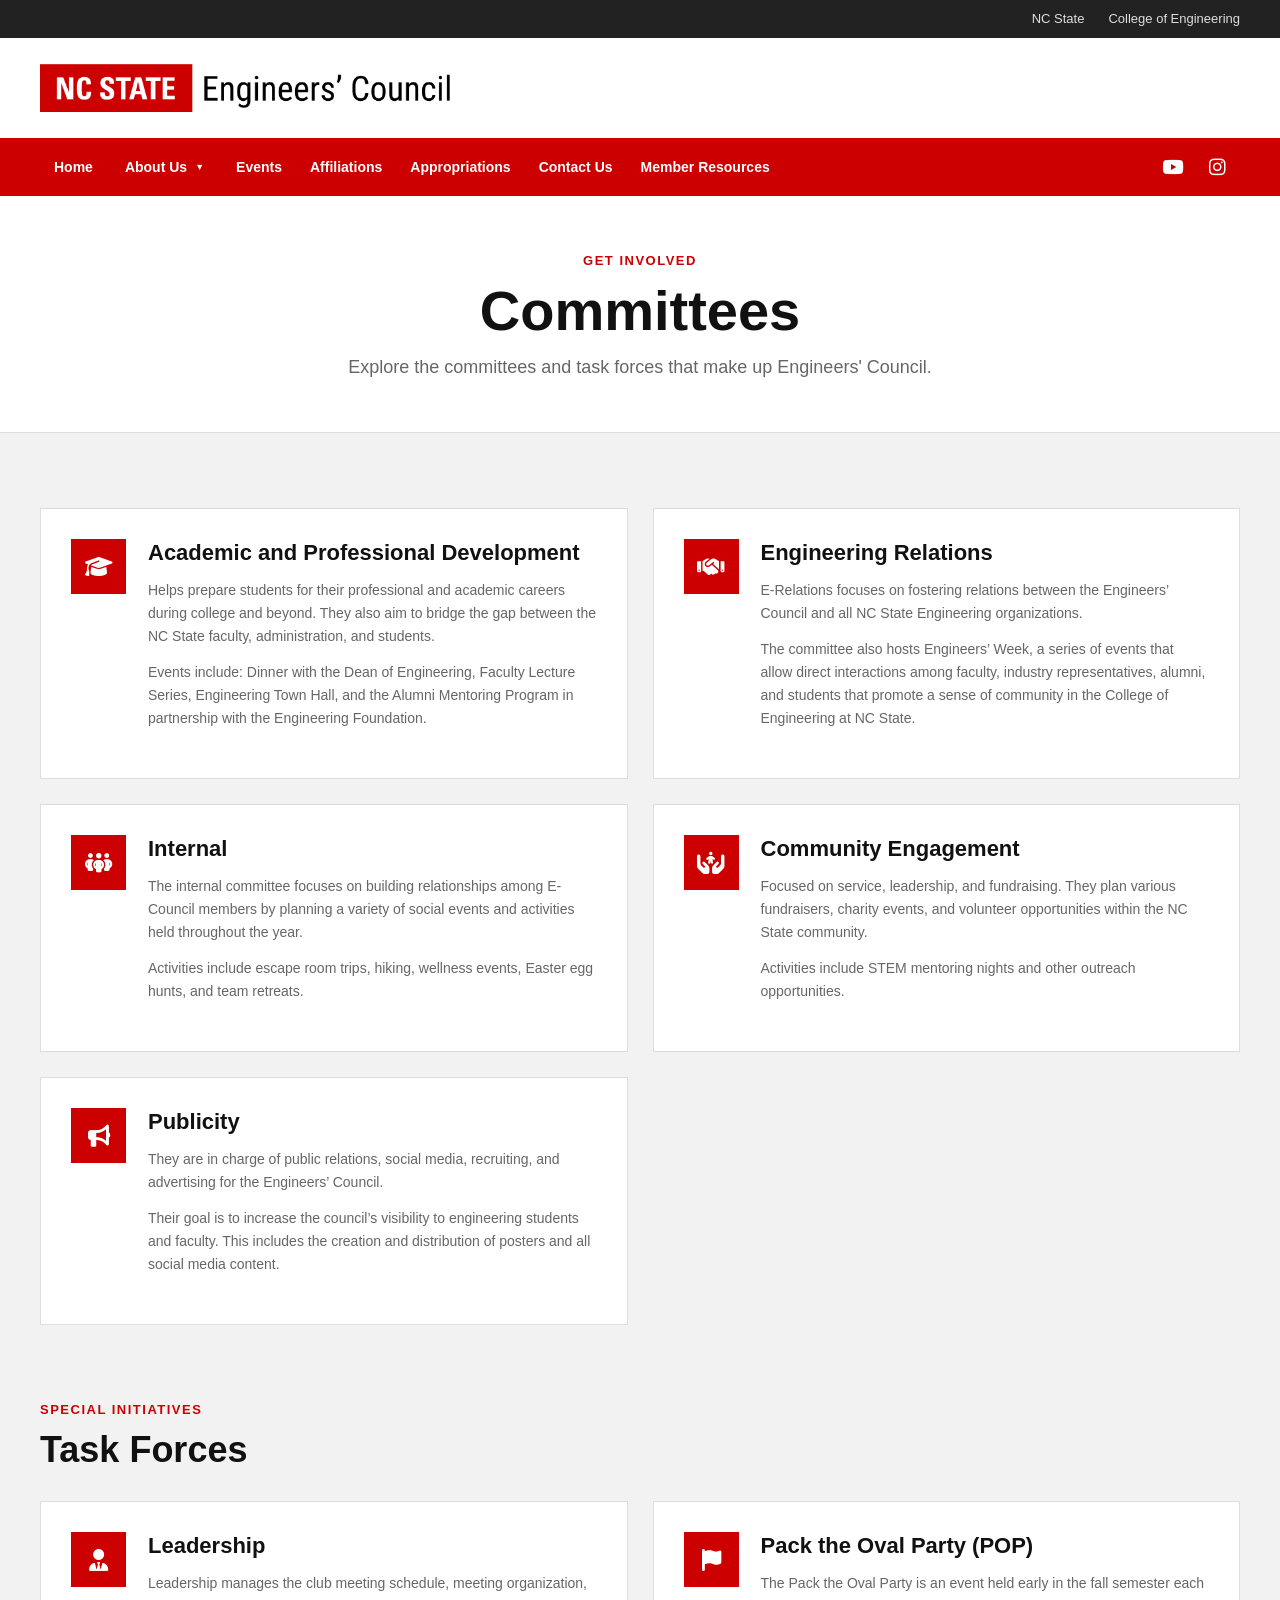
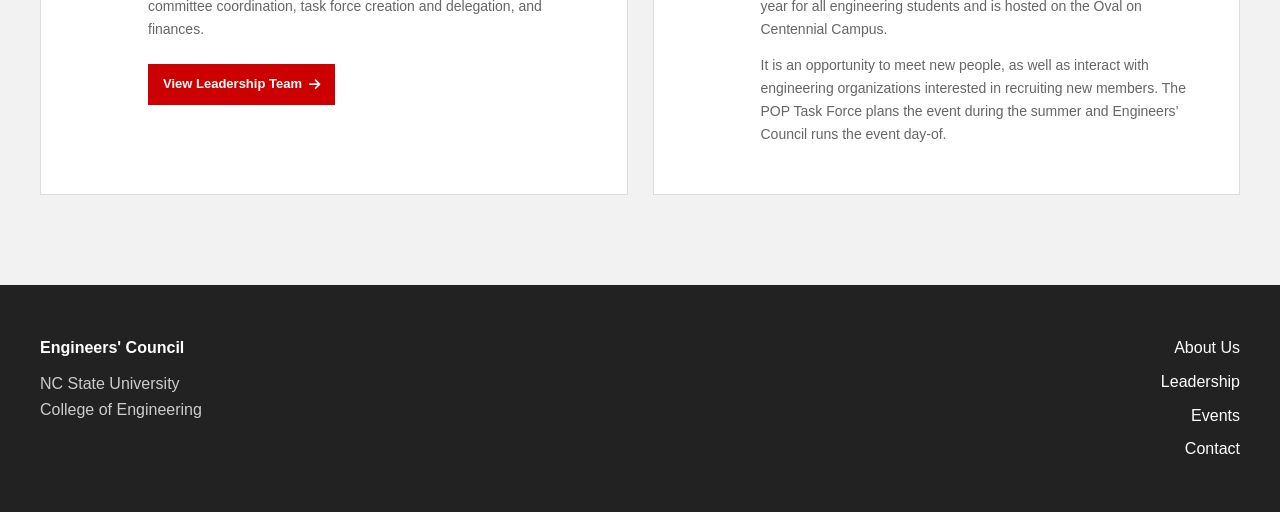
<file: committees.html>
<!DOCTYPE html>
<html lang="en">

<head>

    <meta charset="UTF-8">
    <meta name="viewport" content="width=device-width, initial-scale=1.0">

    <title>Committees | Engineers' Council | NC State</title>

    <link
        rel="stylesheet"
        href="https://cdnjs.cloudflare.com/ajax/libs/font-awesome/6.5.2/css/all.min.css"
    >

    <link rel="stylesheet" href="css/style.css">

</head>

<body>

<script>
    document.documentElement.classList.add("loading");
</script>

<div id="header"></div>

    <!-- =========================
         PAGE CONTENT
    ========================== -->

    <main>


        <!-- PAGE HEADER -->

        <section class="new-page-header">

            <div class="container new-page-header-inner">

                <p class="eyebrow">
                    Get Involved
                </p>

                <h1>
                    Committees
                </h1>

                <p class="page-subtitle">
                    Explore the committees and task forces that make up
                    Engineers' Council.
                </p>

            </div>

        </section>


        <!-- =========================
             COMMITTEES
        ========================== -->

        <section class="committees-section">

            <div class="container">

                <div class="committee-grid">


                    <!-- ACADEMIC -->

                    <article class="committee-card">

                        <div class="committee-icon">
                            <i class="fa-solid fa-graduation-cap"></i>
                        </div>

                        <div class="committee-content">

                            <h2>
                                Academic and Professional Development
                            </h2>

                            <p>
                                Helps prepare students for their professional
                                and academic careers during college and beyond.
                                They also aim to bridge the gap between the
                                NC State faculty, administration, and students.
                            </p>

                            <p>
                                Events include: Dinner with the Dean of
                                Engineering, Faculty Lecture Series,
                                Engineering Town Hall, and the Alumni
                                Mentoring Program in partnership with the
                                Engineering Foundation.
                            </p>

                        </div>

                    </article>


                    <!-- ENGINEERING RELATIONS -->

                    <article class="committee-card">

                        <div class="committee-icon">
                            <i class="fa-solid fa-handshake"></i>
                        </div>

                        <div class="committee-content">

                            <h2>
                                Engineering Relations
                            </h2>

                            <p>
                                E-Relations focuses on fostering relations
                                between the Engineers’ Council and all
                                NC State Engineering organizations.
                            </p>

                            <p>
                                The committee also hosts Engineers’ Week,
                                a series of events that allow direct
                                interactions among faculty, industry
                                representatives, alumni, and students that
                                promote a sense of community in the College
                                of Engineering at NC State.
                            </p>

                        </div>

                    </article>


                    <!-- INTERNAL -->

                    <article class="committee-card">

                        <div class="committee-icon">
                            <i class="fa-solid fa-people-group"></i>
                        </div>

                        <div class="committee-content">

                            <h2>
                                Internal
                            </h2>

                            <p>
                                The internal committee focuses on building
                                relationships among E-Council members by
                                planning a variety of social events and
                                activities held throughout the year.
                            </p>

                            <p>
                                Activities include escape room trips,
                                hiking, wellness events, Easter egg hunts,
                                and team retreats.
                            </p>

                        </div>

                    </article>


                    <!-- COMMUNITY ENGAGEMENT -->

                    <article class="committee-card">

                        <div class="committee-icon">
                            <i class="fa-solid fa-hands-holding-child"></i>
                        </div>

                        <div class="committee-content">

                            <h2>
                                Community Engagement
                            </h2>

                            <p>
                                Focused on service, leadership, and
                                fundraising. They plan various fundraisers,
                                charity events, and volunteer opportunities
                                within the NC State community.
                            </p>

                            <p>
                                Activities include STEM mentoring nights
                                and other outreach opportunities.
                            </p>

                        </div>

                    </article>


                    <!-- PUBLICITY -->

                    <article class="committee-card">

                        <div class="committee-icon">
                            <i class="fa-solid fa-bullhorn"></i>
                        </div>

                        <div class="committee-content">

                            <h2>
                                Publicity
                            </h2>

                            <p>
                                They are in charge of public relations,
                                social media, recruiting, and advertising
                                for the Engineers’ Council.
                            </p>

                            <p>
                                Their goal is to increase the council’s
                                visibility to engineering students and
                                faculty. This includes the creation and
                                distribution of posters and all social
                                media content.
                            </p>

                        </div>

                    </article>

                </div>


                <!-- =========================
                     TASK FORCES
                ========================== -->

                <div class="task-force-heading">

                    <p class="eyebrow">
                        Special Initiatives
                    </p>

                    <h2>
                        Task Forces
                    </h2>

                </div>


                <div class="committee-grid">


                    <!-- LEADERSHIP -->

                    <article class="committee-card">

                        <div class="committee-icon">
                            <i class="fa-solid fa-user-tie"></i>
                        </div>

                        <div class="committee-content">

                            <h2>
                                Leadership
                            </h2>

                            <p>
                                Leadership manages the club meeting schedule,
                                meeting organization, committee coordination,
                                task force creation and delegation, and
                                finances.
                            </p>

                            <a
                                href="leadership.html"
                                class="resource-button"
                            >
                                View Leadership Team
                                <i class="fa-solid fa-arrow-right"></i>
                            </a>

                        </div>

                    </article>


                    <!-- PACK THE OVAL -->

                    <article class="committee-card">

                        <div class="committee-icon">
                            <i class="fa-solid fa-flag"></i>
                        </div>

                        <div class="committee-content">

                            <h2>
                                Pack the Oval Party (POP)
                            </h2>

                            <p>
                                The Pack the Oval Party is an event held
                                early in the fall semester each year for all
                                engineering students and is hosted on the
                                Oval on Centennial Campus.
                            </p>

                            <p>
                                It is an opportunity to meet new people, as
                                well as interact with engineering
                                organizations interested in recruiting new
                                members. The POP Task Force plans the event
                                during the summer and Engineers’ Council runs
                                the event day-of.
                            </p>

                        </div>

                    </article>

                </div>

            </div>

        </section>

    </main>


    <!-- =========================
         FOOTER
    ========================== -->

    <footer class="site-footer">

        <div class="container footer-inner">

            <div>

                <strong>
                    Engineers' Council
                </strong>

                <p>
                    NC State University<br>
                    College of Engineering
                </p>

            </div>

            <div class="footer-links">

                <a href="about.html">
                    About Us
                </a>

                <a href="leadership.html">
                    Leadership
                </a>

                <a href="events.html">
                    Events
                </a>

                <a href="contact.html">
                    Contact
                </a>

            </div>

        </div>

    </footer>


    <script src="js/script.js"></script>

</body>

</html>
</file>
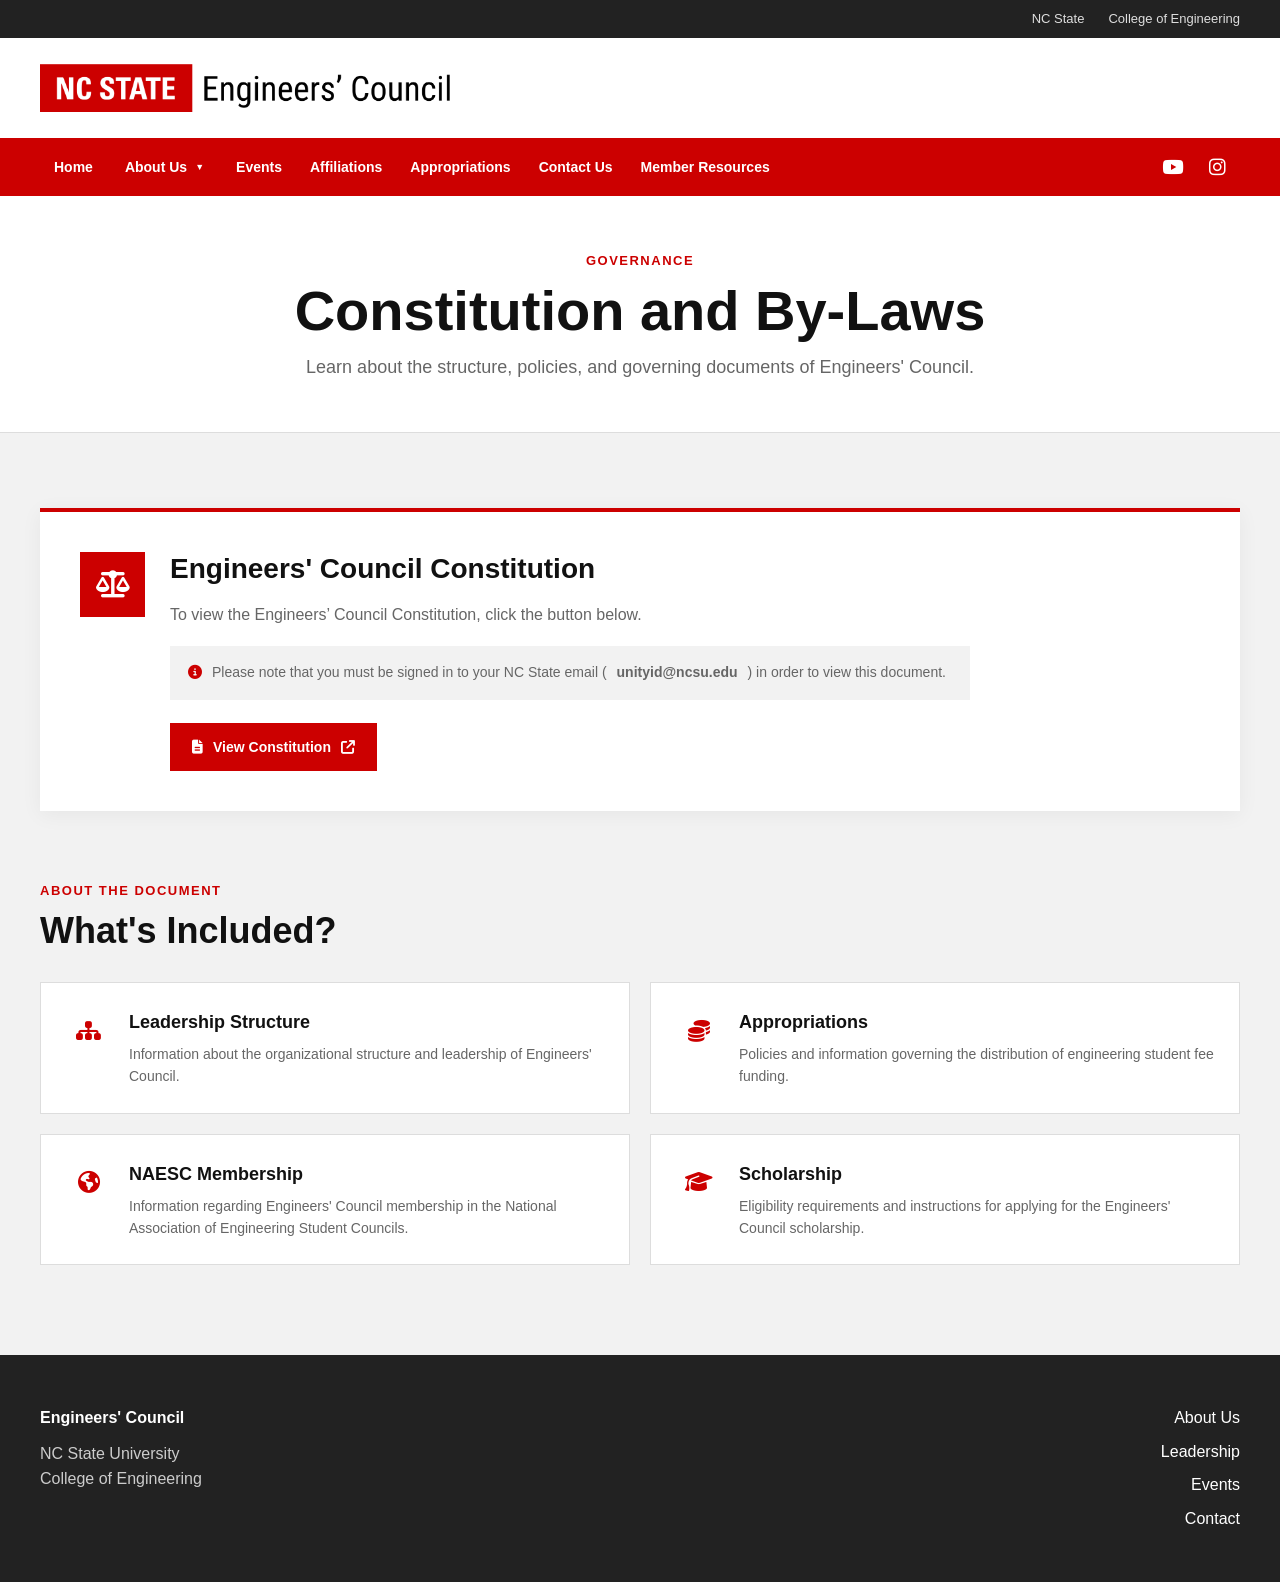
<file: constitution.html>
<!DOCTYPE html>
<html lang="en">

<head>

    <meta charset="UTF-8">
    <meta name="viewport" content="width=device-width, initial-scale=1.0">

    <title>Constitution and By-Laws | Engineers' Council | NC State</title>

    <link
        rel="stylesheet"
        href="https://cdnjs.cloudflare.com/ajax/libs/font-awesome/6.5.2/css/all.min.css"
    >

    <link rel="stylesheet" href="css/style.css">

</head>

<body>

<script>
    document.documentElement.classList.add("loading");
</script>

<div id="header"></div>

    <!-- =========================
         PAGE CONTENT
    ========================== -->

    <main>


        <!-- PAGE HEADER -->

        <section class="new-page-header">

            <div class="container new-page-header-inner">

                <p class="eyebrow">
                    Governance
                </p>

                <h1>
                    Constitution and By-Laws
                </h1>

                <p class="page-subtitle">
                    Learn about the structure, policies, and governing
                    documents of Engineers' Council.
                </p>

            </div>

        </section>


        <!-- =========================
             CONSTITUTION CONTENT
        ========================== -->

        <section class="constitution-section">

            <div class="container">

                <div class="constitution-card">

                    <div class="constitution-icon">
                        <i class="fa-solid fa-scale-balanced"></i>
                    </div>

                    <div class="constitution-content">

                        <h2>
                            Engineers' Council Constitution
                        </h2>

                        <p>
                            To view the Engineers’ Council Constitution,
                            click the button below.
                        </p>

                        <p class="document-notice">
                            <i class="fa-solid fa-circle-info"></i>

                            Please note that you must be signed in to your
                            NC State email
                            (<strong>unityid@ncsu.edu</strong>)
                            in order to view this document.
                        </p>

                      

                        <a
                            href="https://docs.google.com/document/d/1xxUZKHvWDL_qJ1FtZ3jF4NBZg-Oa3hNh/edit?usp=sharing&ouid=117688646226467717341&rtpof=true&sd=true"
                            class="document-button"
                            target="_blank"
                            rel="noopener noreferrer"
                        >
                            <i class="fa-solid fa-file-lines"></i>
                            View Constitution
                            <i class="fa-solid fa-arrow-up-right-from-square"></i>
                        </a>

                    </div>

                </div>


                <!-- =========================
                     WHAT'S INCLUDED
                ========================== -->

                <div class="constitution-info">

                    <div class="constitution-info-heading">

                        <p class="eyebrow">
                            About the Document
                        </p>

                        <h2>
                            What's Included?
                        </h2>

                    </div>

                    <div class="constitution-topics">

                        <div class="constitution-topic">

                            <i class="fa-solid fa-sitemap"></i>

                            <div>

                                <h3>
                                    Leadership Structure
                                </h3>

                                <p>
                                    Information about the organizational
                                    structure and leadership of
                                    Engineers' Council.
                                </p>

                            </div>

                        </div>


                        <div class="constitution-topic">

                            <i class="fa-solid fa-coins"></i>

                            <div>

                                <h3>
                                    Appropriations
                                </h3>

                                <p>
                                    Policies and information governing
                                    the distribution of engineering
                                    student fee funding.
                                </p>

                            </div>

                        </div>


                        <div class="constitution-topic">

                            <i class="fa-solid fa-earth-americas"></i>

                            <div>

                                <h3>
                                    NAESC Membership
                                </h3>

                                <p>
                                    Information regarding Engineers'
                                    Council membership in the National
                                    Association of Engineering Student
                                    Councils.
                                </p>

                            </div>

                        </div>


                        <div class="constitution-topic">

                            <i class="fa-solid fa-graduation-cap"></i>

                            <div>

                                <h3>
                                    Scholarship
                                </h3>

                                <p>
                                    Eligibility requirements and
                                    instructions for applying for the
                                    Engineers' Council scholarship.
                                </p>

                            </div>

                        </div>

                    </div>

                </div>

            </div>

        </section>

    </main>


    <!-- =========================
         FOOTER
    ========================== -->

    <footer class="site-footer">

        <div class="container footer-inner">

            <div>

                <strong>
                    Engineers' Council
                </strong>

                <p>
                    NC State University<br>
                    College of Engineering
                </p>

            </div>

            <div class="footer-links">

                <a href="about.html">
                    About Us
                </a>

                <a href="leadership.html">
                    Leadership
                </a>

                <a href="events.html">
                    Events
                </a>

                <a href="contact.html">
                    Contact
                </a>

            </div>

        </div>

    </footer>


    <script src="js/script.js"></script>

</body>

</html>
</file>
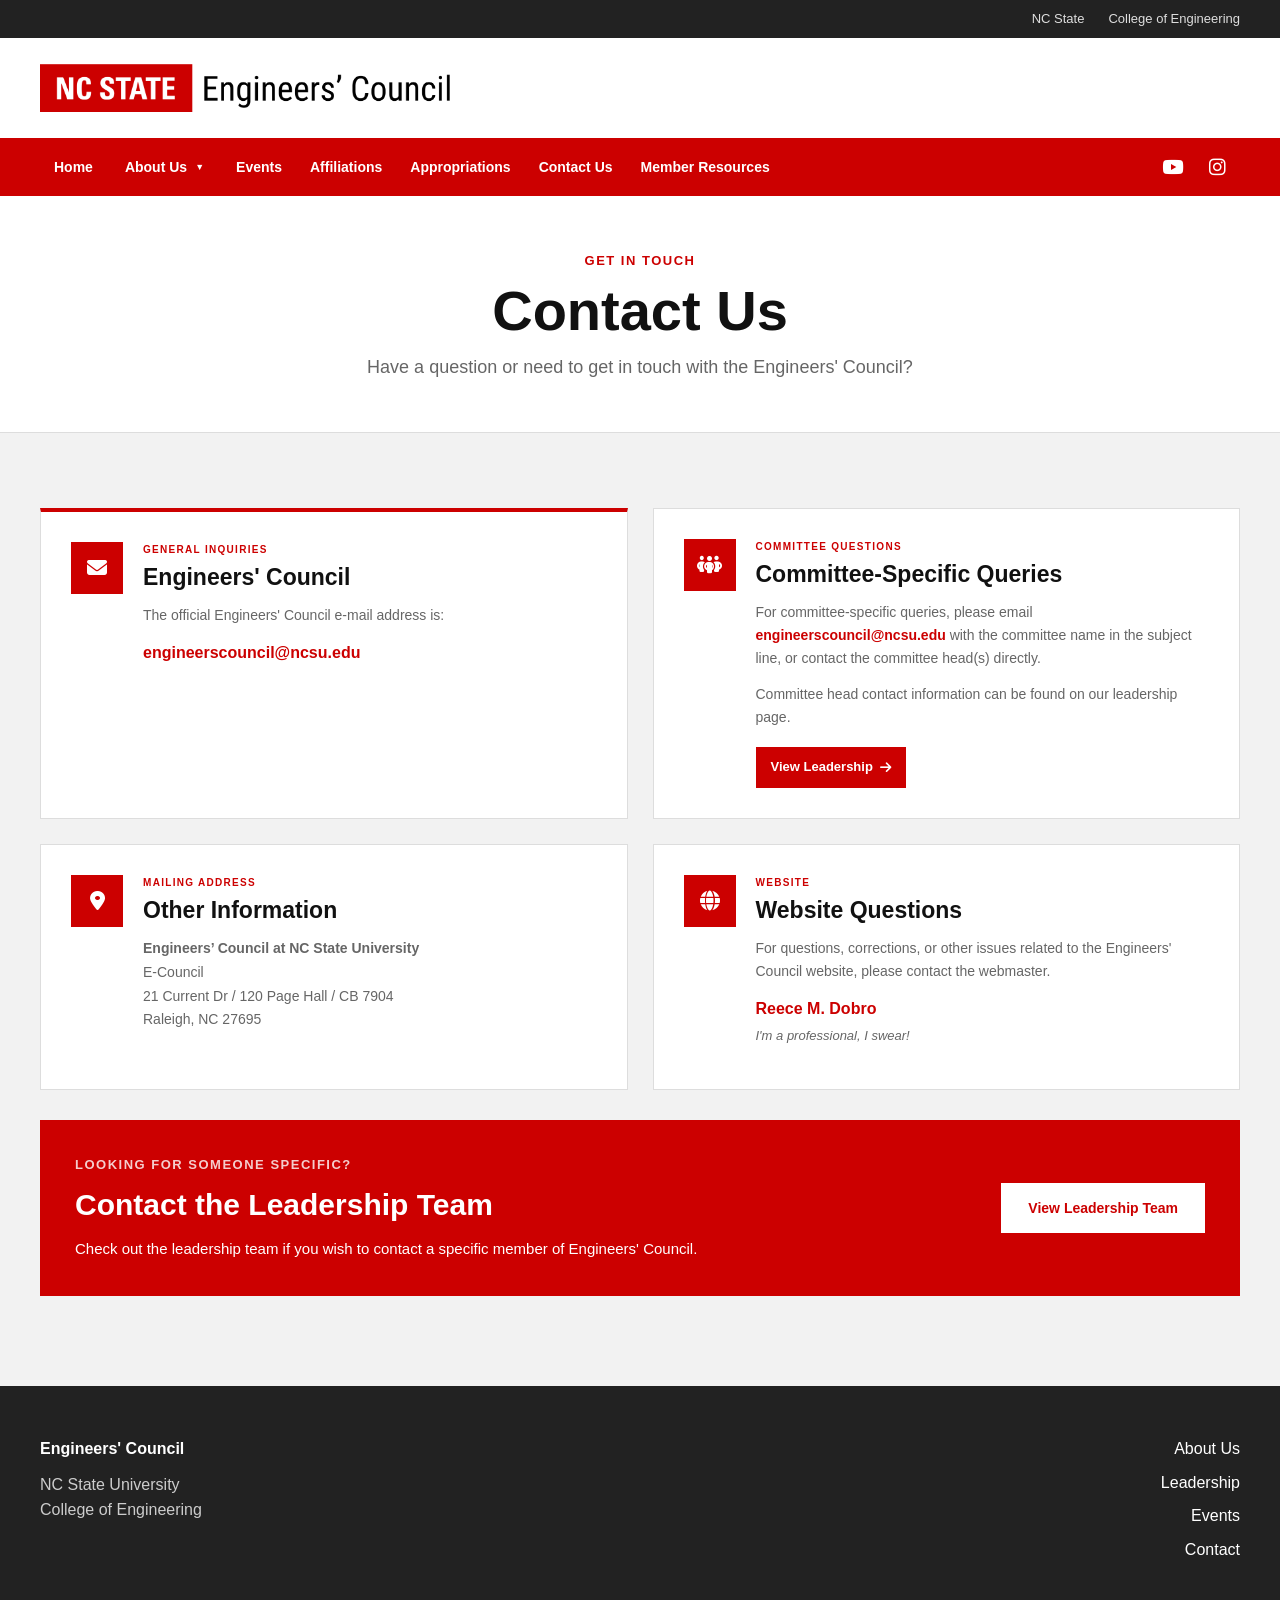
<file: contact.html>
<!DOCTYPE html>
<html lang="en">

<head>

    <meta charset="UTF-8">
    <meta name="viewport" content="width=device-width, initial-scale=1.0">

    <title>Contact Us | Engineers' Council | NC State</title>

    <link
        rel="stylesheet"
        href="https://cdnjs.cloudflare.com/ajax/libs/font-awesome/6.5.2/css/all.min.css"
    >

    <link rel="stylesheet" href="css/style.css">

</head>

<body>

<script>
    document.documentElement.classList.add("loading");
</script>

<div id="header"></div>

    <!-- =========================
         PAGE CONTENT
    ========================== -->

    <main>


        <!-- PAGE HEADER -->

        <section class="new-page-header">

            <div class="container new-page-header-inner">

                <p class="eyebrow">
                    Get In Touch
                </p>

                <h1>
                    Contact Us
                </h1>

                <p class="page-subtitle">
                    Have a question or need to get in touch with the
                    Engineers' Council?
                </p>

            </div>

        </section>


        <!-- =========================
             CONTACT CONTENT
        ========================== -->

        <section class="contact-section">

            <div class="container">

                <div class="contact-grid">


                    <!-- GENERAL CONTACT -->

                    <div class="contact-card contact-primary">

                        <div class="contact-icon">
                            <i class="fa-solid fa-envelope"></i>
                        </div>

                        <div>

                            <span class="contact-label">
                                GENERAL INQUIRIES
                            </span>

                            <h2>
                                Engineers' Council
                            </h2>

                            <p>
                                The official Engineers' Council e-mail
                                address is:
                            </p>

                            <a
                                href="mailto:engineerscouncil@ncsu.edu"
                                class="contact-email"
                            >
                                engineerscouncil@ncsu.edu
                            </a>

                        </div>

                    </div>


                    <!-- COMMITTEE QUESTIONS -->

                    <div class="contact-card">

                        <div class="contact-icon">
                            <i class="fa-solid fa-people-group"></i>
                        </div>

                        <div>

                            <span class="contact-label">
                                COMMITTEE QUESTIONS
                            </span>

                            <h2>
                                Committee-Specific Queries
                            </h2>

                            <p>
                                For committee-specific queries, please
                                email
                                <a href="mailto:engineerscouncil@ncsu.edu">
                                    engineerscouncil@ncsu.edu
                                </a>
                                with the committee name in the subject line,
                                or contact the committee head(s) directly.
                            </p>

                            <p>
                                Committee head contact information can be
                                found on our leadership page.
                            </p>

                            <a
                                href="leadership.html"
                                class="resource-button"
                            >
                                View Leadership
                                <i class="fa-solid fa-arrow-right"></i>
                            </a>

                        </div>

                    </div>


                    <!-- MAILING ADDRESS -->

                    <div class="contact-card">

                        <div class="contact-icon">
                            <i class="fa-solid fa-location-dot"></i>
                        </div>

                        <div>

                            <span class="contact-label">
                                MAILING ADDRESS
                            </span>

                            <h2>
                                Other Information
                            </h2>

                            <p class="address">

                                <strong>
                                    Engineers’ Council at NC State University
                                </strong>

                                <br>

                                E-Council
                                <br>

                                21 Current Dr / 120 Page Hall / CB 7904
                                <br>

                                Raleigh, NC 27695

                            </p>

                        </div>

                    </div>


                    <!-- WEBSITE -->

                    <div class="contact-card">

                        <div class="contact-icon">
                            <i class="fa-solid fa-globe"></i>
                        </div>

                        <div>

                            <span class="contact-label">
                                WEBSITE
                            </span>

                            <h2>
                                Website Questions
                            </h2>

                            <p>
                                For questions, corrections, or other
                                issues related to the Engineers' Council
                                website, please contact the webmaster.
                            </p>

                            <a
                                href="mailto:rdobro@ncsu.edu"
                                class="contact-email"
                            >
                                Reece M. Dobro
                            </a>

                            <p class="contact-note">
                                I'm a professional, I swear!
                            </p>

                        </div>

                    </div>


                </div>


                <!-- LEADERSHIP CTA -->

                <div class="contact-cta">

                    <div>

                        <p class="eyebrow">
                            Looking for someone specific?
                        </p>

                        <h2>
                            Contact the Leadership Team
                        </h2>

                        <p>
                            Check out the leadership team if you wish to
                            contact a specific member of Engineers' Council.
                        </p>

                    </div>

                    <a
                        href="leadership.html"
                        class="button"
                    >
                        View Leadership Team
                    </a>

                </div>

            </div>

        </section>

    </main>


    <!-- =========================
         FOOTER
    ========================== -->

    <footer class="site-footer">

        <div class="container footer-inner">

            <div>

                <strong>
                    Engineers' Council
                </strong>

                <p>
                    NC State University<br>
                    College of Engineering
                </p>

            </div>

            <div class="footer-links">

                <a href="about.html">
                    About Us
                </a>

                <a href="leadership.html">
                    Leadership
                </a>

                <a href="events.html">
                    Events
                </a>

                <a href="contact.html">
                    Contact
                </a>

            </div>

        </div>

    </footer>


    <script src="js/script.js"></script>

</body>

</html>
</file>
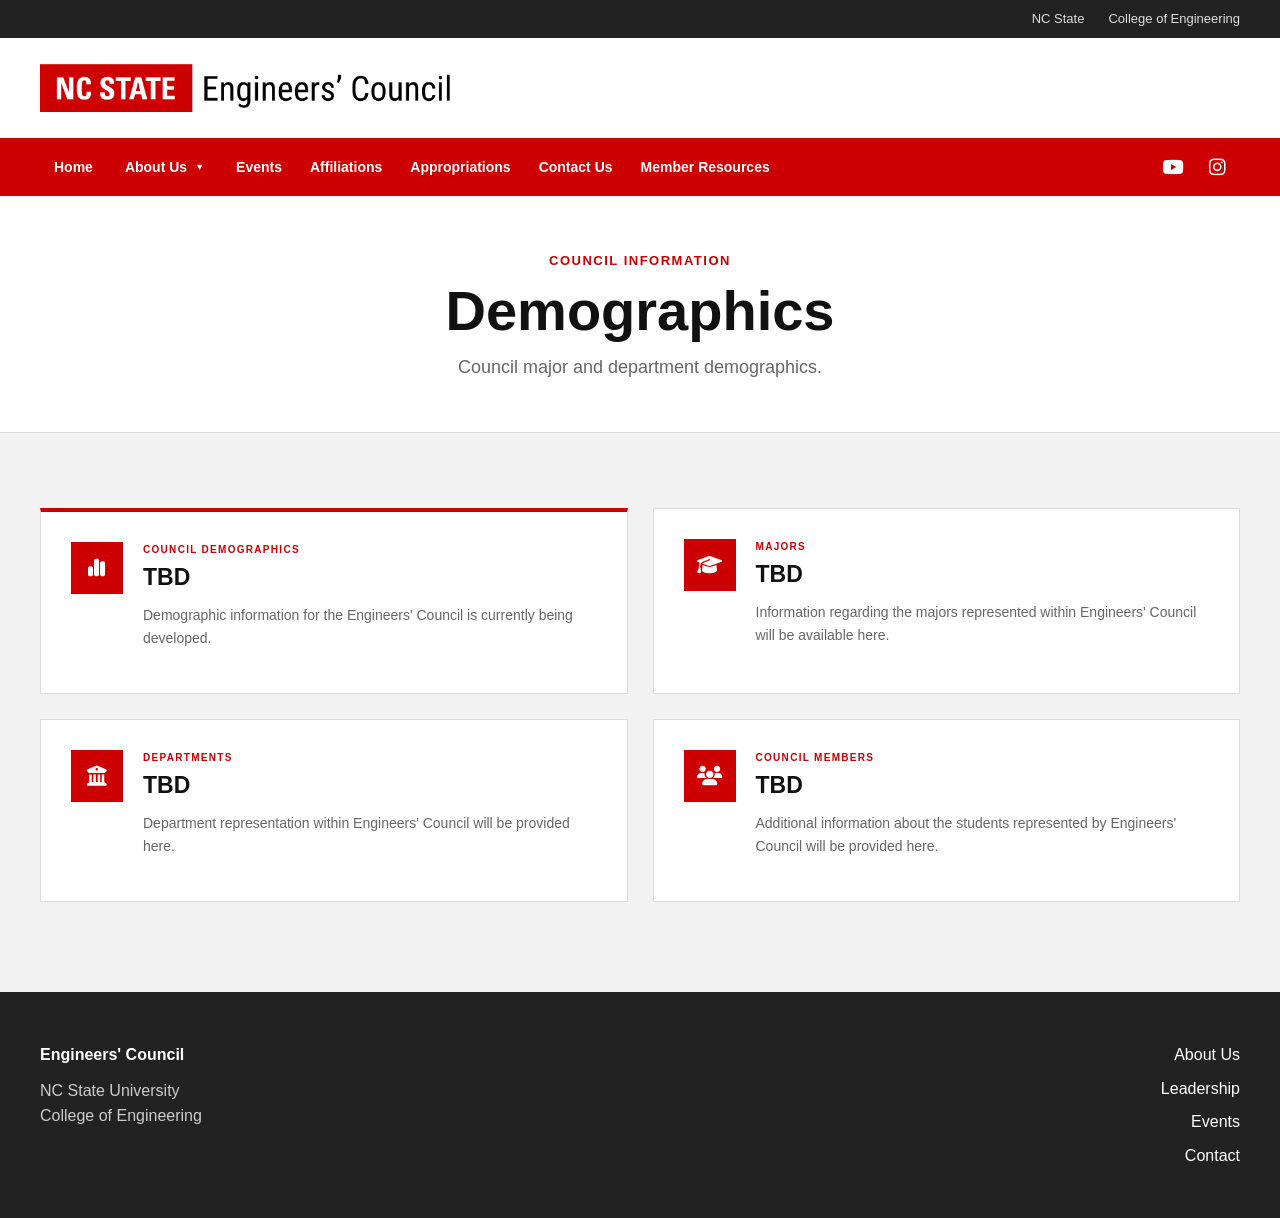
<file: demographics.html>
<!DOCTYPE html>
<html lang="en">

<head>

    <meta charset="UTF-8">
    <meta name="viewport" content="width=device-width, initial-scale=1.0">

    <title>Demographics | Engineers' Council | NC State</title>

    <link
        rel="stylesheet"
        href="https://cdnjs.cloudflare.com/ajax/libs/font-awesome/6.5.2/css/all.min.css"
    >

    <link rel="stylesheet" href="css/style.css">

</head>
<body>

<script>
    document.documentElement.classList.add("loading");
</script>

<div id="header"></div>

    <!-- =========================
         PAGE CONTENT
    ========================== -->

    <main>


        <!-- PAGE HEADER -->

        <section class="new-page-header">

            <div class="container new-page-header-inner">

                <p class="eyebrow">
                    Council Information
                </p>

                <h1>
                    Demographics
                </h1>

                <p class="page-subtitle">
                    Council major and department demographics.
                </p>

            </div>

        </section>


        <!-- =========================
             DEMOGRAPHICS CONTENT
        ========================== -->

        <section class="contact-section">

            <div class="container">

                <div class="contact-grid">

                    <div class="contact-card contact-primary">

                        <div class="contact-icon">
                            <i class="fa-solid fa-chart-simple"></i>
                        </div>

                        <div>

                            <span class="contact-label">
                                COUNCIL DEMOGRAPHICS
                            </span>

                            <h2>
                                TBD
                            </h2>

                            <p>
                                Demographic information for the Engineers'
                                Council is currently being developed.
                            </p>

                        </div>

                    </div>


                    <div class="contact-card">

                        <div class="contact-icon">
                            <i class="fa-solid fa-graduation-cap"></i>
                        </div>

                        <div>

                            <span class="contact-label">
                                MAJORS
                            </span>

                            <h2>
                                TBD
                            </h2>

                            <p>
                                Information regarding the majors represented
                                within Engineers' Council will be available
                                here.
                            </p>

                        </div>

                    </div>


                    <div class="contact-card">

                        <div class="contact-icon">
                            <i class="fa-solid fa-building-columns"></i>
                        </div>

                        <div>

                            <span class="contact-label">
                                DEPARTMENTS
                            </span>

                            <h2>
                                TBD
                            </h2>

                            <p>
                                Department representation within Engineers'
                                Council will be provided here.
                            </p>

                        </div>

                    </div>


                    <div class="contact-card">

                        <div class="contact-icon">
                            <i class="fa-solid fa-users"></i>
                        </div>

                        <div>

                            <span class="contact-label">
                                COUNCIL MEMBERS
                            </span>

                            <h2>
                                TBD
                            </h2>

                            <p>
                                Additional information about the students
                                represented by Engineers' Council will be
                                provided here.
                            </p>

                        </div>

                    </div>

                </div>

            </div>

        </section>

    </main>


    <!-- =========================
         FOOTER
    ========================== -->

    <footer class="site-footer">

        <div class="container footer-inner">

            <div>

                <strong>
                    Engineers' Council
                </strong>

                <p>
                    NC State University<br>
                    College of Engineering
                </p>

            </div>

            <div class="footer-links">

                <a href="about.html">
                    About Us
                </a>

                <a href="leadership.html">
                    Leadership
                </a>

                <a href="events.html">
                    Events
                </a>

                <a href="contact.html">
                    Contact
                </a>

            </div>

        </div>

    </footer>


    <script src="js/script.js"></script>

</body>

</html>
</file>
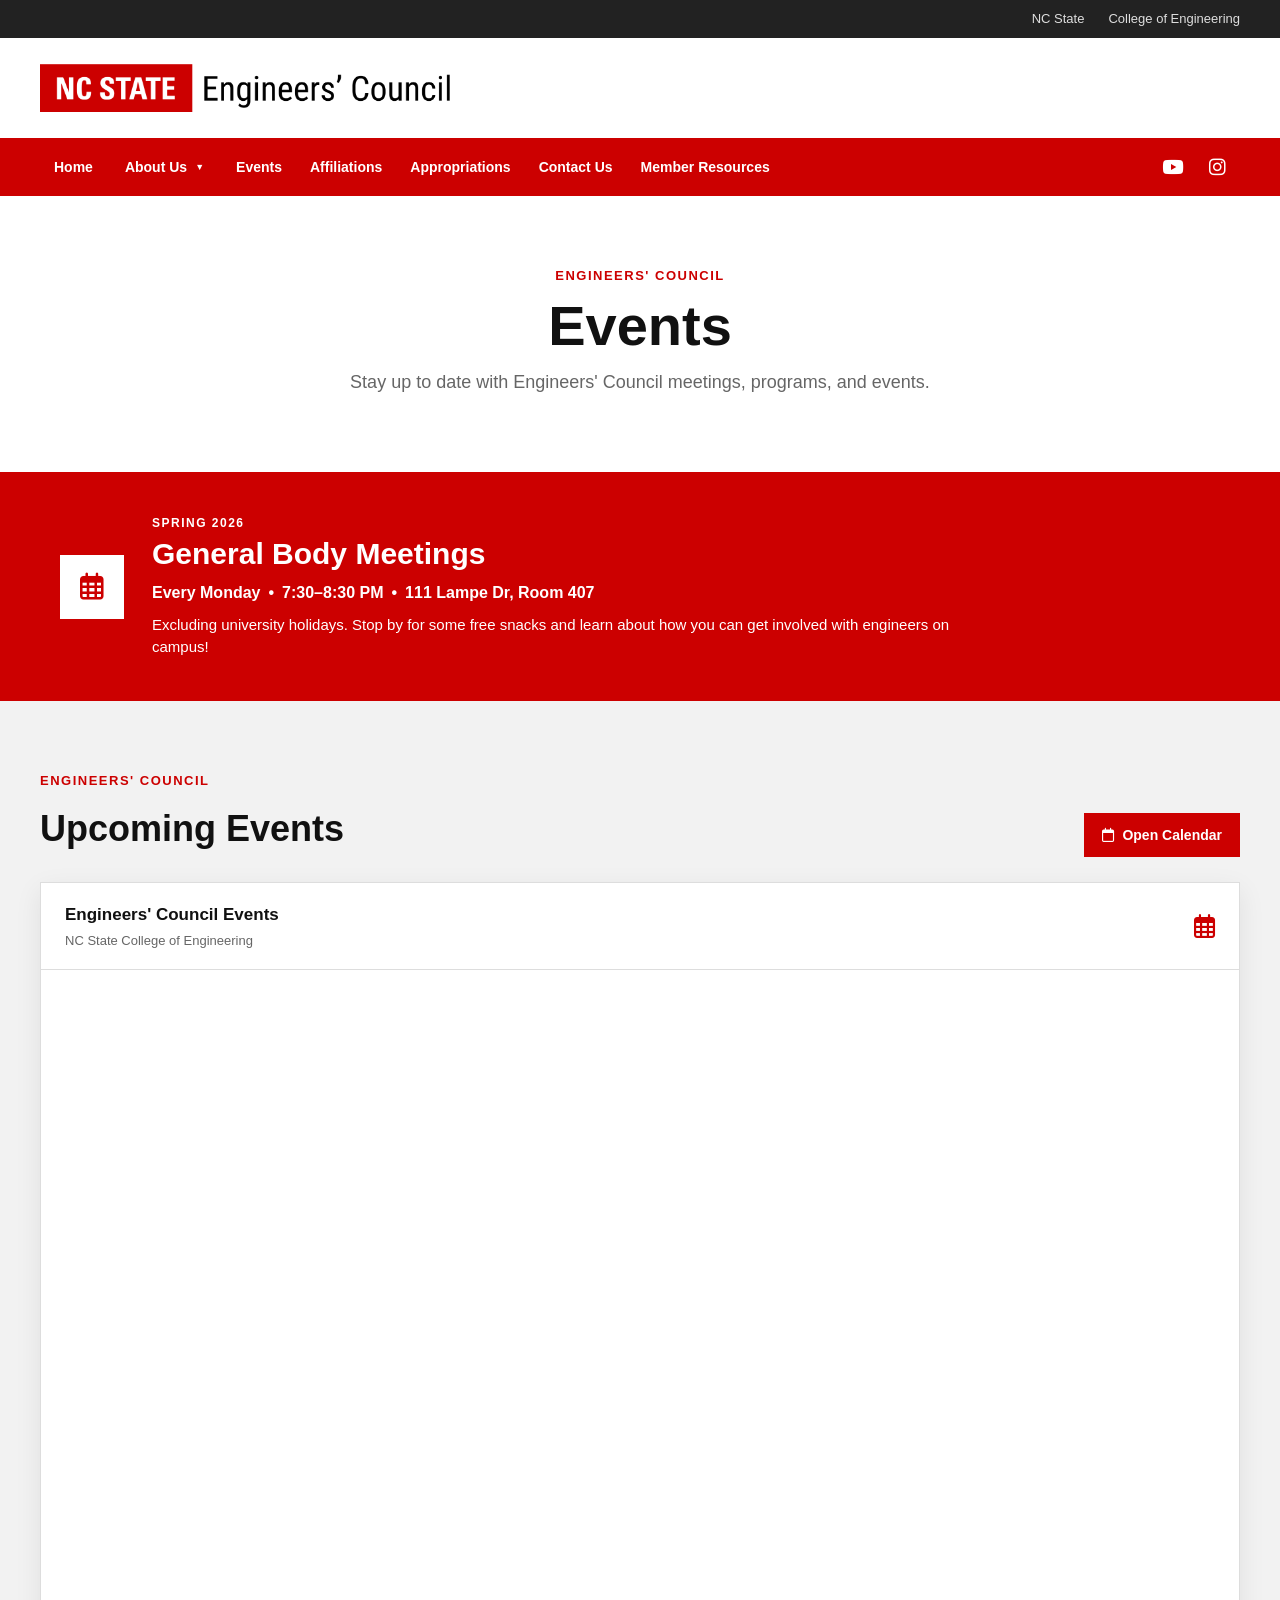
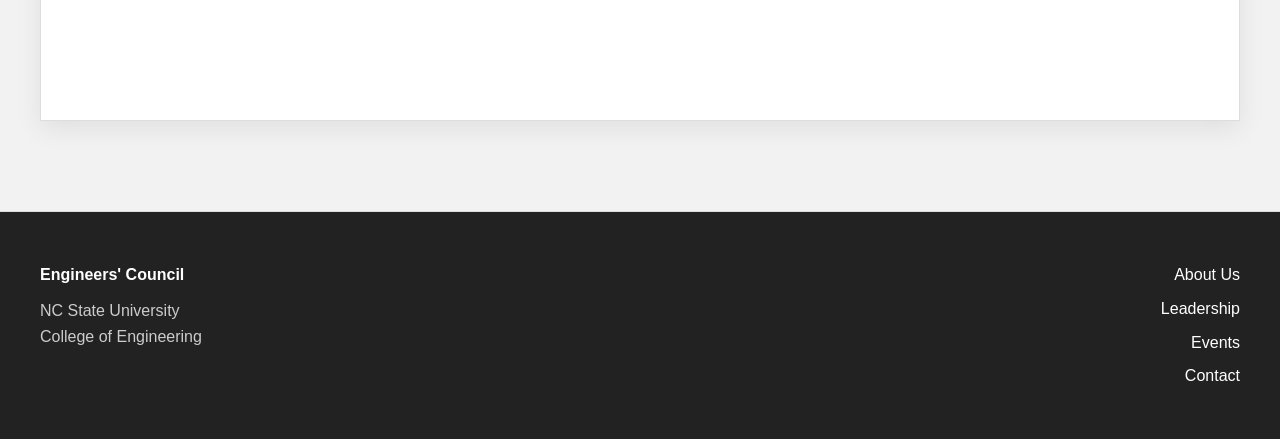
<file: events.html>
<!DOCTYPE html>
<html lang="en">
<head>
    <meta charset="UTF-8">
    <meta name="viewport" content="width=device-width, initial-scale=1.0">

    <title>Events | Engineers' Council | NC State</title>

    <link
        rel="stylesheet"
        href="https://cdnjs.cloudflare.com/ajax/libs/font-awesome/6.5.2/css/all.min.css"
    >

    <link rel="stylesheet" href="css/style.css">
</head>

<body>

<script>
    document.documentElement.classList.add("loading");
</script>

<div id="header"></div>


    <!-- =========================
         PAGE HEADER
    ========================== -->

    <main>

        <section class="new-page-header">

            <div class="container page-header-inner">

                <p class="eyebrow">
                    Engineers' Council
                </p>

                <h1>
                    Events
                </h1>

                <p class="page-subtitle">
                    Stay up to date with Engineers' Council meetings,
                    programs, and events.
                </p>

            </div>

   <section class="meeting-announcement">
    <div class="container meeting-inner">

        <div class="meeting-icon">
            <i class="fa-regular fa-calendar-days"></i>
        </div>

        <div class="meeting-content">

            <span class="meeting-label">
                SPRING 2026
            </span>

            <h2>General Body Meetings</h2>

            <p class="meeting-details">
                <strong>Every Monday</strong>
                <span class="meeting-divider">•</span>
                <strong>7:30–8:30 PM</strong>
                <span class="meeting-divider">•</span>
                <strong>111 Lampe Dr, Room 407</strong>
            </p>

            <p class="meeting-description">
                Excluding university holidays. Stop by for some free snacks
                and learn about how you can get involved with engineers on campus!
            </p>

        </div>

    </div>
</section>


        <section class="events-calendar">

    <div class="container">

        <div class="calendar-header">
            <div>
                <p class="eyebrow">Engineers' Council</p>
                <h2>Upcoming Events</h2>
            </div>

            <a
                href="https://calendar.google.com/calendar/embed?src=engineerscouncil%40ncsu.edu&ctz=America%2FNew_York"
                target="_blank"
                rel="noopener noreferrer"
                class="calendar-button"
            >
                <i class="fa-regular fa-calendar"></i>
                Open Calendar
            </a>
        </div>

        <div class="calendar-shell">

            <div class="calendar-top">
                <div>
                    <strong>Engineers' Council Events</strong>
                    <span>NC State College of Engineering</span>
                </div>

                <i class="fa-regular fa-calendar-days"></i>
            </div>

            <div class="calendar-frame">
                <iframe
                    src="https://calendar.google.com/calendar/embed?src=engineerscouncil%40ncsu.edu&ctz=America%2FNew_York"
                    title="Engineers' Council Events Calendar"
                    frameborder="0"
                    scrolling="no">
                </iframe>
            </div>

        </div>

    </div>

</section>
    </main>


    <!-- =========================
         FOOTER
    ========================== -->

    <footer class="site-footer">

        <div class="container footer-inner">

            <div>

                <strong>
                    Engineers' Council
                </strong>

                <p>
                    NC State University<br>
                    College of Engineering
                </p>

            </div>

            <div class="footer-links">

                <a href="about.html">
                    About Us
                </a>

                <a href="leadership.html">
                    Leadership
                </a>

                <a href="events.html">
                    Events
                </a>

                <a href="contact.html">
                    Contact
                </a>

            </div>

        </div>

    </footer>


    <script src="js/script.js"></script>

</body>
</html>
</file>
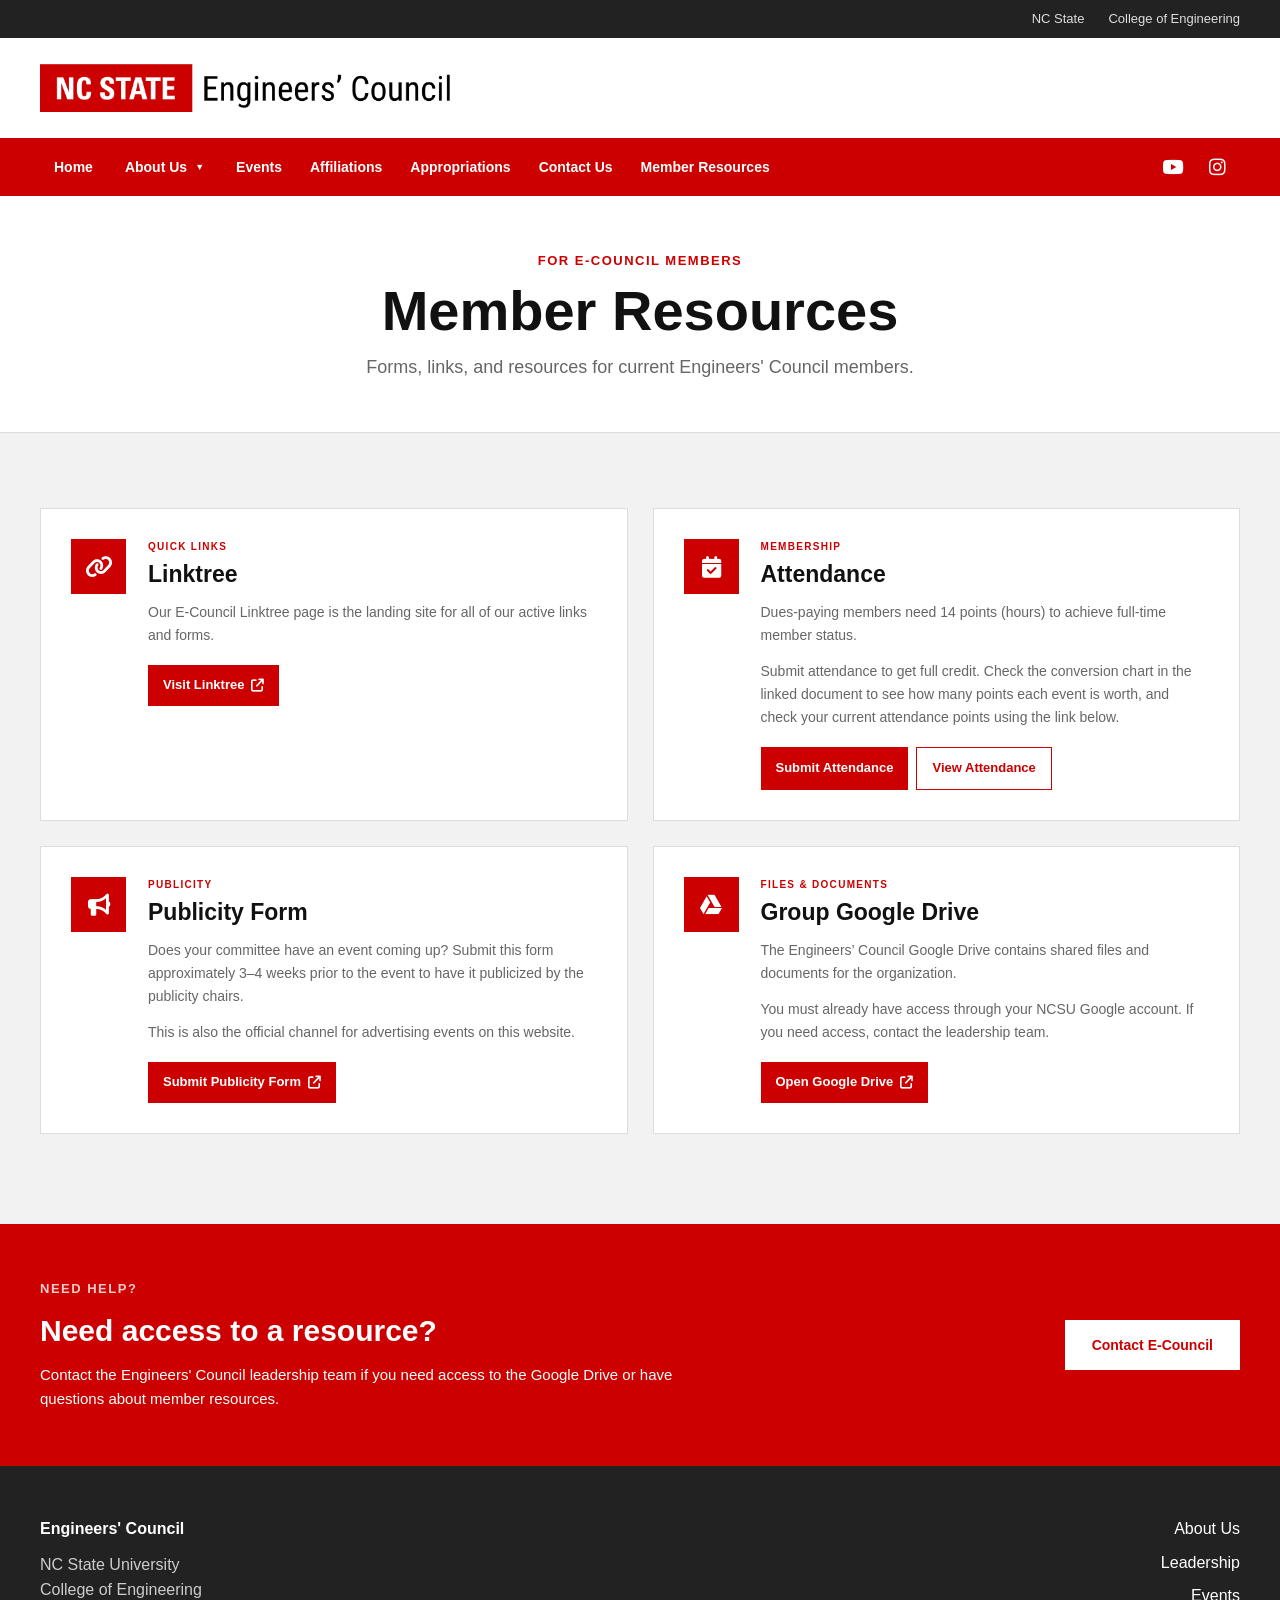
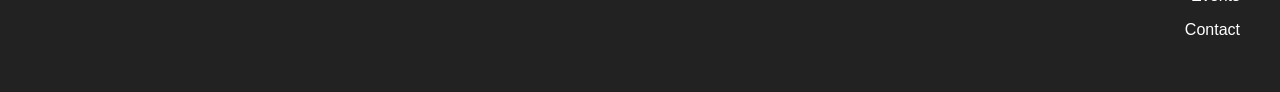
<file: resources.html>
<!DOCTYPE html>
<html lang="en">

<head>

    <meta charset="UTF-8">
    <meta name="viewport" content="width=device-width, initial-scale=1.0">

    <title>Member Resources | Engineers' Council | NC State</title>

    <link
        rel="stylesheet"
        href="https://cdnjs.cloudflare.com/ajax/libs/font-awesome/6.5.2/css/all.min.css"
    >

    <link rel="stylesheet" href="css/style.css">

</head>

<body>

<script>
    document.documentElement.classList.add("loading");
</script>

<div id="header"></div>


    <!-- =========================
         PAGE CONTENT
    ========================== -->

    <main>


        <!-- PAGE HEADER -->

        <section class="new-page-header">

            <div class="container new-page-header-inner">

                <p class="eyebrow">
                    For E-Council Members
                </p>

                <h1>
                    Member Resources
                </h1>

                <p class="page-subtitle">
                    Forms, links, and resources for current Engineers'
                    Council members.
                </p>

            </div>

        </section>


        <!-- =========================
             RESOURCE CARDS
        ========================== -->

        <section class="member-resources">

            <div class="container">

                <div class="resource-grid">


                    <!-- LINKTREE -->

                    <article class="resource-card">

                        <div class="resource-icon">
                            <i class="fa-solid fa-link"></i>
                        </div>

                        <div class="resource-content">

                            <span class="resource-type">
                                QUICK LINKS
                            </span>

                            <h2>
                                Linktree
                            </h2>

                            <p>
                                Our E-Council Linktree page is the landing
                                site for all of our active links and forms.
                            </p>

                            <a
                                href="https://linktr.ee/ncsuec"
                                target="_blank"
                                rel="noopener noreferrer"
                                class="resource-button"
                            >
                                Visit Linktree
                                <i class="fa-solid fa-arrow-up-right-from-square"></i>
                            </a>

                        </div>

                    </article>


                    <!-- ATTENDANCE -->

                    <article class="resource-card">

                        <div class="resource-icon">
                            <i class="fa-solid fa-calendar-check"></i>
                        </div>

                        <div class="resource-content">

                            <span class="resource-type">
                                MEMBERSHIP
                            </span>

                            <h2>
                                Attendance 
                            </h2>

                            <p>
                                Dues-paying members need 14 points (hours)
                                to achieve full-time member status.
                            </p>

                            <p>
                                Submit attendance to get full credit. Check
                                the conversion chart in the linked document
                                to see how many points each event is worth,
                                and check your current attendance points
                                using the link below.
                            </p>

                            <div class="resource-actions">

                                <a
                                    href="https://forms.gle/p9vEGL9eB87M3ajj8"
                                    target="_blank"
                                    rel="noopener noreferrer"
                                    class="resource-button"
                                >
                                    Submit Attendance
                                </a>

                                <a
                                    href="https://docs.google.com/spreadsheets/d/1Vl4GesS5wABOAJdVxYVWc_e6lJUqsJdiMneQTbXN3ic/edit?usp=sharing"
                                    target="_blank"
                                    rel="noopener noreferrer"
                                    class="resource-button resource-button-secondary"
                                >
                                    View Attendance
                                </a>

                            </div>

                        </div>

                    </article>


                    <!-- PUBLICITY -->

                    <article class="resource-card">

                        <div class="resource-icon">
                            <i class="fa-solid fa-bullhorn"></i>
                        </div>

                        <div class="resource-content">

                            <span class="resource-type">
                                PUBLICITY
                            </span>

                            <h2>
                                Publicity Form
                            </h2>

                            <p>
                                Does your committee have an event coming up?
                                Submit this form approximately 3–4 weeks
                                prior to the event to have it publicized by
                                the publicity chairs.
                            </p>

                            <p>
                                This is also the official channel for
                                advertising events on this website.
                            </p>

                            <a
                                href="https://docs.google.com/forms/d/e/1FAIpQLScVGan8mLdi18hFIzqwBCu0eWwCtREKqw-F6ObYbzuxrLm52Q/viewform"
                                target="_blank"
                                rel="noopener noreferrer"
                                class="resource-button"
                            >
                                Submit Publicity Form
                                <i class="fa-solid fa-arrow-up-right-from-square"></i>
                            </a>

                        </div>

                    </article>


                    <!-- GOOGLE DRIVE -->

                    <article class="resource-card">

                        <div class="resource-icon">
                            <i class="fa-brands fa-google-drive"></i>
                        </div>

                        <div class="resource-content">

                            <span class="resource-type">
                                FILES &amp; DOCUMENTS
                            </span>

                            <h2>
                                Group Google Drive
                            </h2>

                            <p>
                                The Engineers’ Council Google Drive contains
                                shared files and documents for the
                                organization.
                            </p>

                            <p>
                                You must already have access through your
                                NCSU Google account. If you need access,
                                contact the leadership team.
                            </p>

                            <a
                                href="https://drive.google.com/drive/u/0/folders/0AGOl5TnPhqKRUk9PVA"
                                target="_blank"
                                rel="noopener noreferrer"
                                class="resource-button"
                            >
                                Open Google Drive
                                <i class="fa-solid fa-arrow-up-right-from-square"></i>
                            </a>

                        </div>

                    </article>


                </div>

            </div>

        </section>


        <!-- =========================
             HELP
        ========================== -->

        <section class="resources-help">

            <div class="container resources-help-inner">

                <div>

                    <p class="eyebrow">
                        Need Help?
                    </p>

                    <h2>
                        Need access to a resource?
                    </h2>

                    <p>
                        Contact the Engineers' Council leadership team if
                        you need access to the Google Drive or have questions
                        about member resources.
                    </p>

                </div>

                <a
                    href="mailto:engineerscouncil@ncsu.edu"
                    class="button"
                >
                    Contact E-Council
                </a>

            </div>

        </section>


    </main>


    <!-- =========================
         FOOTER
    ========================== -->

    <footer class="site-footer">

        <div class="container footer-inner">

            <div>

                <strong>
                    Engineers' Council
                </strong>

                <p>
                    NC State University<br>
                    College of Engineering
                </p>

            </div>

            <div class="footer-links">

                <a href="about.html">
                    About Us
                </a>

                <a href="leadership.html">
                    Leadership
                </a>

                <a href="events.html">
                    Events
                </a>

                <a href="contact.html">
                    Contact
                </a>

            </div>

        </div>

    </footer>


    <script src="js/script.js"></script>

</body>

</html>
</file>
<file: css/style.css>
/* =========================================
   VARIABLES
========================================= */

:root {
    --wolfpack-red: #cc0000;
    --reynolds-red: #990000;

    --black: #111111;
    --dark-gray: #333333;
    --gray: #666666;
    --light-gray: #f2f2f2;
    --border: #dddddd;

    --white: #ffffff;

    --max-width: 1200px;
}

/* =========================================
   PAGE HEADER
========================================= */

html.loading body {
    visibility: hidden;
}

.page-header {
    background: var(--wolfpack-red);
    color: #ffffff;
}

.page-header-inner {
    padding: 70px 20px 75px;
    text-align: center;
}

.page-header .eyebrow {
    margin: 0 0 10px;
    opacity: 0.8;
}

.page-header h1 {
    margin: 0 0 15px;

    font-size: clamp(42px, 6vw, 64px);
    line-height: 1.1;
    font-weight: 700;
}

.page-subtitle {
    max-width: 700px;
    margin: 0 auto;

    font-size: 19px;
    line-height: 1.6;
}

.events-calendar {
    padding: 70px 0 90px;
    background: var(--light-gray);
}

.calendar-header {
    display: flex;
    align-items: end;
    justify-content: space-between;
    gap: 30px;
    margin-bottom: 25px;
}

.calendar-header h2 {
    margin: 0;
    color: var(--black);
    font-size: 36px;
}

.calendar-button {
    display: inline-flex;
    align-items: center;
    gap: 8px;

    padding: 11px 18px;

    background: var(--wolfpack-red);
    color: #ffffff;

    font-size: 14px;
    font-weight: 700;
}

.calendar-button:hover {
    background: var(--reynolds-red);
}

.calendar-shell {
    overflow: hidden;

    background: #ffffff;

    border: 1px solid var(--border);

    box-shadow: 0 8px 25px rgba(0, 0, 0, 0.08);
}

.calendar-top {
    display: flex;
    align-items: center;
    justify-content: space-between;

    padding: 18px 24px;

    border-bottom: 1px solid var(--border);
}

.calendar-top strong {
    display: block;

    color: var(--black);
    font-size: 17px;
}

.calendar-top span {
    display: block;

    margin-top: 2px;

    color: var(--gray);
    font-size: 13px;
}

.calendar-top i {
    color: var(--wolfpack-red);
    font-size: 24px;
}

.calendar-frame {
    width: 100%;
}

.calendar-frame iframe {
    display: block;

    width: 100%;
    height: 750px;

    border: 0;
}

/* =========================================
   MOBILE
========================================= */

@media (max-width: 768px) {

    .page-header-inner {
        padding: 55px 15px 60px;
    }

    .page-header h1 {
        font-size: 42px;
    }

    .page-subtitle {
        font-size: 17px;
    }

    .events-calendar {
        padding: 55px 0 65px;
    }

    .calendar-wrapper iframe {
        min-height: 600px;
    }

}
/* =========================================
   RESET
========================================= */

* {
    box-sizing: border-box;
}

html {
    scroll-behavior: smooth;
}

body {
    margin: 0;
    font-family: Arial, Helvetica, sans-serif;
    color: var(--dark-gray);
    background: var(--white);
    line-height: 1.6;
}

img {
    display: block;
    max-width: 100%;
}

a {
    color: inherit;
    text-decoration: none;
}
/* =========================================
   MOBILE NAVIGATION
========================================= */

@media (max-width: 768px) {

    .nav-inner {
        min-height: 58px;
    }

    /* Hide desktop navigation */
    .nav-inner > .nav-link,
    .nav-inner > .nav-dropdown,
    .nav-inner > .social-links {
        display: none;
    }

    /* Show hamburger */
    .mobile-menu-button {
        display: block;
    }

    /* Mobile menu is hidden until hamburger is clicked */
    .mobile-menu {
        display: none;
    }

    .main-nav.mobile-open .mobile-menu {
        display: block;
    }

}


/* =========================================
   GENERAL
========================================= */

.container {
    width: min(1200px, calc(100% - 40px));
    margin: 0 auto;
}


/* =========================================
   UTILITY BAR
========================================= */

.utility-bar {
    background: #222222;
    color: #ffffff;
    font-size: 13px;
}

.utility-inner {
    min-height: 38px;
    display: flex;
    justify-content: space-between;
    align-items: center;
}

.utility-left {
    font-weight: 600;
}

.utility-right {
    display: flex;
    gap: 24px;
}

.utility-right a {
    color: #ffffff;
    opacity: 0.85;
}

.utility-right a:hover {
    opacity: 1;
    text-decoration: underline;
}


/* =========================================
   BRAND HEADER
========================================= */

.site-header {
    background: #ffffff;
}

.header-inner {
    min-height: 100px;
    display: flex;
    align-items: center;
    justify-content: flex-start;
}

.brand {
    display: flex;
    align-items: center;
    gap: 20px;
}

.brand-logo {
    width: auto;
    height: 48px;
    object-fit: contain;
}

.brand-text {
    display: flex;
    flex-direction: column;
}

.brand-title {
    color: var(--black);
    font-size: 30px;
    font-weight: 700;
    line-height: 1.1;
}

.brand-subtitle {
    margin-top: 4px;
    color: var(--gray);
    font-size: 14px;
}

/* =========================================
   MAIN NAVIGATION
========================================= */

.main-nav {
    position: relative;
    background: var(--wolfpack-red);
    color: #ffffff;
    z-index: 1000;
}

.nav-inner {
    display: flex;
    align-items: stretch;
    justify-content: flex-start;
    min-height: 58px;
    flex-wrap: nowrap;
}

.nav-link {
    display: flex;
    align-items: center;
    justify-content: center;

    height: 58px;
    padding: 0 14px;

    border: 0;
    background: transparent;

    color: #ffffff;

    font-family: inherit;
    font-size: 14px;
    font-weight: 600;

    line-height: 1;
    white-space: nowrap;

    cursor: pointer;

    transition:
        background-color 0.2s ease,
        color 0.2s ease;
}

.nav-link:hover,
.nav-link.active {
    background: var(--reynolds-red);
}


/* About Us container */

.nav-dropdown {
    position: relative;
    display: flex;
    align-items: stretch;
}


/* About Us button */

.nav-dropdown .dropdown-toggle {
    display: flex;
    align-items: center;
    justify-content: center;

    height: 58px;

    padding: 0 18px;

    gap: 8px;
}


/* Arrow */

.dropdown-toggle .arrow {
    display: inline-flex;
    align-items: center;

    font-size: 9px;
    line-height: 1;
}


/* =========================================
   DESKTOP DROPDOWN
========================================= */

.nav-dropdown {
    position: relative;
}

.dropdown-menu {
    position: absolute;

    top: 100%;
    left: 0;

    min-width: 280px;

    padding: 8px 0;

    background: #ffffff;

    border-top: 4px solid var(--reynolds-red);

    box-shadow: 0 8px 25px rgba(0, 0, 0, 0.18);

    opacity: 0;
    visibility: hidden;

    transform: translateY(-5px);

    transition:
        opacity 0.15s ease,
        visibility 0.15s ease,
        transform 0.15s ease;
}

.nav-dropdown:hover .dropdown-menu,
.nav-dropdown.open .dropdown-menu {
    opacity: 1;
    visibility: visible;
    transform: translateY(0);
}

.dropdown-menu a {
    display: block;

    padding: 12px 20px;

    color: var(--dark-gray);

    font-size: 14px;

    transition:
        background-color 0.15s ease,
        color 0.15s ease;
}

.dropdown-menu a:hover {
    background: var(--light-gray);
    color: var(--wolfpack-red);
}


/* =========================================
   MOBILE BUTTON
========================================= */

.mobile-menu-button {
    display: none;

    margin-left: auto;

    width: 48px;
    height: 48px;

    padding: 10px;

    border: 0;
    background: transparent;

    cursor: pointer;
}

.mobile-menu-button span {
    display: block;

    width: 26px;
    height: 3px;

    margin: 5px auto;

    background: #ffffff;

    transition: transform 0.2s ease;
}


/* =========================================
   MOBILE MENU
========================================= */

.mobile-menu {
    display: none;

    background: var(--reynolds-red);
}

.main-nav.mobile-open .mobile-menu {
    display: block;
}

.mobile-menu > a,
.mobile-dropdown-toggle {
    display: flex;
    align-items: center;
    justify-content: space-between;

    width: 100%;

    padding: 16px 20px;

    border: 0;
    border-bottom: 1px solid rgba(255, 255, 255, 0.15);

    background: transparent;

    color: #ffffff;

    font-family: inherit;
    font-size: 16px;
    font-weight: 600;

    text-align: left;

    cursor: pointer;
}

/* =========================================
   HERO
========================================= */

.hero {
    width: 100%;
    height: min(600px, 55vw);

    min-height: 350px;

    overflow: hidden;

    background: #eeeeee;
}

.hero-image {
    width: 100%;
    height: 100%;

    object-fit: cover;
    object-position: center;
}


/* =========================================
   INTRO
========================================= */

.intro {
    background: var(--wolfpack-red);
    color: #ffffff;
}

.intro-inner {
    padding: 70px 20px 75px;
    text-align: center;
}

.eyebrow {
    margin: 0 0 12px;

    font-size: 13px;
    font-weight: 700;

    letter-spacing: 1.5px;
    text-transform: uppercase;
}

.intro .eyebrow {
    opacity: 0.8;
}

.intro h1 {
    max-width: 900px;

    margin: 0 auto 20px;

    font-size: clamp(32px, 5vw, 56px);
    line-height: 1.1;

    font-weight: 700;
}

.intro-text {
    max-width: 750px;

    margin: 0 auto 30px;

    font-size: 19px;
    line-height: 1.7;
}


/* =========================================
   BUTTON
========================================= */

.button {
    display: inline-block;

    padding: 12px 25px;

    background: #ffffff;
    color: var(--wolfpack-red);

    font-size: 14px;
    font-weight: 700;

    border: 2px solid #ffffff;

    transition:
        background-color 0.2s ease,
        color 0.2s ease;
}

.button:hover {
    background: transparent;
    color: #ffffff;
}



/* =========================================
   QUICK LINKS
========================================= */

.quick-links {
    padding: 80px 0;
    background: #ffffff;
}

.section-heading {
    margin-bottom: 35px;
}

.section-heading .eyebrow {
    color: var(--wolfpack-red);
}

.section-heading h2 {
    margin: 0;

    color: var(--black);

    font-size: 36px;
    line-height: 1.2;
}

.quick-link-grid {
    display: grid;

    grid-template-columns:
        repeat(3, 1fr);

    gap: 25px;
}

.quick-card {
    display: block;

    padding: 30px;

    border: 1px solid var(--border);

    transition:
        transform 0.2s ease,
        box-shadow 0.2s ease,
        border-color 0.2s ease;
}

.quick-card:hover {
    transform: translateY(-4px);

    border-color: var(--wolfpack-red);

    box-shadow:
        0 8px 25px rgba(0, 0, 0, 0.08);
}

.quick-card h3 {
    margin: 0 0 10px;

    color: var(--wolfpack-red);

    font-size: 22px;
}

.quick-card p {
    margin: 0;

    color: var(--gray);
}


/* =========================================
   FOOTER
========================================= */

.site-footer {
    padding: 50px 0;

    background: #222222;
    color: #ffffff;
}

.footer-inner {
    display: flex;
    justify-content: space-between;
    gap: 40px;
}

.footer-inner p {
    margin: 10px 0 0;

    color: #cccccc;
}

.footer-links {
    display: flex;
    flex-direction: column;
    gap: 8px;

    text-align: right;
}

.footer-links a {
    color: #ffffff;
}

.footer-links a:hover {
    color: #ffcccc;
}
/* =========================================
   SOCIAL ICONS
========================================= */

.social-links {
    display: flex;
    align-items: stretch;
    margin-left: auto;
}

.social-link {
    display: flex;
    align-items: center;
    justify-content: center;

    width: 45px;
    height: 58px;

    color: #ffffff;

    font-size: 19px;

    transition:
        background-color 0.2s ease,
        transform 0.2s ease;
}

.social-link:hover {
    background: var(--reynolds-red);
}

.social-link i {
    transition: transform 0.2s ease;
}

.social-link:hover i {
    transform: scale(1.1);
}

/* =========================================
   MOBILE
========================================= */

@media (max-width: 768px) {

    .container {
        width: min(100% - 30px, 1200px);
    }


    /* Utility */

    .utility-right {
        display: none;
    }

    .utility-inner {
        min-height: 32px;
    }


    /* Header */

    .header-inner {
        min-height: 82px;
    }

    .brand-logo {
        height: 40px;
    }

    .brand {
        gap: 12px;
    }

    .brand-title {
        font-size: 22px;
    }

    .brand-subtitle {
        font-size: 12px;
    }


    /* Navigation */

    .nav-inner {
        min-height: 58px;
    }

    .nav-inner > .nav-link,
    .nav-inner > .nav-dropdown {
        display: none;
    }

    .mobile-menu-button {
        display: block;
    }

    .mobile-menu {
        display: none;
    }

    .main-nav.mobile-open .mobile-menu {
        display: block;
    }


    /* Hero */

    .hero {
        height: 55vw;
        min-height: 250px;
    }


    /* Intro */

    .intro-inner {
        padding: 55px 15px 60px;
    }

    .intro-text {
        font-size: 17px;
    }


    /* Cards */

    .quick-links {
        padding: 55px 0;
    }

    .quick-link-grid {
        grid-template-columns: 1fr;
    }


    /* Footer */

    .footer-inner {
        flex-direction: column;
    }

    .footer-links {
        text-align: left;
    }
}


/* =========================================
   SMALL PHONES
========================================= */

@media (max-width: 480px) {

    .brand-logo {
        height: 42px;
    }

    .brand-title {
        font-size: 19px;
    }

    .brand-subtitle {
        display: none;
    }

    .hero {
        min-height: 220px;
    }

    .intro h1 {
        font-size: 30px;
    }
}
/* =========================================
   MEETING ANNOUNCEMENT
========================================= */

.meeting-announcement {
    background: var(--wolfpack-red);
    color: #ffffff;
}

.meeting-inner {
    display: flex;
    align-items: center;
    gap: 28px;

    padding: 42px 20px;
}

.meeting-icon {
    display: flex;
    align-items: center;
    justify-content: center;

    flex-shrink: 0;

    width: 64px;
    height: 64px;

    background: #ffffff;
    color: var(--wolfpack-red);

    font-size: 27px;
}

.meeting-content {
    flex: 1;
}

.meeting-label {
    display: block;

    margin-bottom: 3px;

    color: #ffffff;

    font-size: 12px;
    font-weight: 700;
    letter-spacing: 1.5px;
}

.meeting-content h2 {
    margin: 0 0 8px;

    color: #ffffff;

    font-size: 30px;
    line-height: 1.2;
}

.meeting-details {
    display: flex;
    flex-wrap: wrap;
    align-items: center;

    gap: 8px;

    margin: 0 0 8px;

    color: #ffffff;

    font-size: 16px;
}

.meeting-details strong {
    color: #ffffff;
}

.meeting-divider {
    color: #ffffff;
    font-weight: 700;
}

.meeting-description {
    max-width: 850px;

    margin: 0;

    color: #ffffff;

    font-size: 15px;
    line-height: 1.5;
}


/* =========================================
   MOBILE
========================================= */

@media (max-width: 600px) {

    .meeting-inner {
        align-items: flex-start;
        gap: 18px;

        padding: 32px 20px;
    }

    .meeting-icon {
        width: 52px;
        height: 52px;

        font-size: 22px;
    }

    .meeting-content h2 {
        font-size: 24px;
    }

    .meeting-details {
        display: block;
        font-size: 15px;
    }

    .meeting-divider {
        display: none;
    }

    .meeting-details strong {
        display: block;
        margin-bottom: 3px;
    }

}
/* =========================================
   NEW PAGE HEADER
========================================= */

.new-page-header {
    background: #ffffff;
    color: var(--black);
    border-bottom: 1px solid var(--border);
}

.new-page-header-inner {
    padding: 55px 20px 50px;
    text-align: center;
}

.new-page-header .eyebrow {
    margin: 0 0 8px;

    color: var(--wolfpack-red);

    font-size: 13px;
    font-weight: 700;
    letter-spacing: 1.5px;
    text-transform: uppercase;
}

.new-page-header h1 {
    margin: 0 0 12px;

    color: var(--black);

    font-size: clamp(40px, 5vw, 56px);
    line-height: 1.1;
    font-weight: 700;
}

.new-page-header .page-subtitle {
    max-width: 700px;

    margin: 0 auto;

    color: var(--gray);

    font-size: 18px;
    line-height: 1.6;
}
/* =========================================
   ABOUT INTRO
========================================= */

.about-intro {
    padding: 75px 0;
    background: #ffffff;
}

.about-intro-inner {
    display: grid;
    grid-template-columns: 1fr 1fr;
    align-items: center;
    gap: 60px;
}

.about-image {
    overflow: hidden;
}

.about-image img {
    width: 100%;
    height: 400px;
    object-fit: cover;
}

.about-intro-content .eyebrow {
    margin: 0 0 8px;
    color: var(--wolfpack-red);
}

.about-intro-content h2 {
    margin: 0 0 20px;
    color: var(--black);
    font-size: 38px;
    line-height: 1.2;
}

.about-intro-content p {
    margin: 0 0 16px;
    color: var(--gray);
    font-size: 17px;
    line-height: 1.7;
}


/* =========================================
   MEMBERS
========================================= */

.about-members {
    padding: 75px 0;
    background: var(--light-gray);
}

.member-grid {
    display: grid;
    grid-template-columns: repeat(3, 1fr);
    gap: 25px;
}

.member-item {
    display: flex;
    gap: 20px;

    padding: 30px;

    background: #ffffff;
    border: 1px solid var(--border);
}

.member-icon {
    display: flex;
    align-items: center;
    justify-content: center;

    flex-shrink: 0;

    width: 52px;
    height: 52px;

    background: var(--wolfpack-red);
    color: #ffffff;

    font-size: 21px;
}

.member-item h3 {
    margin: 0 0 8px;

    color: var(--black);
    font-size: 19px;
}

.member-item p {
    margin: 0;

    color: var(--gray);
    font-size: 14px;
    line-height: 1.6;
}


/* =========================================
   MEETINGS / JOIN
========================================= */

.about-meetings {
    padding: 75px 0;
    background: var(--wolfpack-red);
    color: #ffffff;
}

.about-meetings-inner {
    display: grid;
    grid-template-columns: 1fr 1fr;
    gap: 70px;
}

.about-meetings .eyebrow {
    margin: 0 0 8px;
    color: #ffffff;
    opacity: 0.8;
}

.about-meetings h2 {
    margin: 0 0 15px;

    color: #ffffff;

    font-size: 30px;
    line-height: 1.2;
}

.about-meetings p {
    margin: 0 0 14px;

    color: #ffffff;

    font-size: 16px;
    line-height: 1.7;
}

.about-meetings a {
    color: #ffffff;
    font-weight: 700;
    text-decoration: underline;
}

.about-meetings a:hover {
    color: #ffcccc;
}


/* =========================================
   ABOUT MOBILE
========================================= */

@media (max-width: 768px) {

    .about-intro {
        padding: 55px 0;
    }

    .about-intro-inner {
        grid-template-columns: 1fr;
        gap: 35px;
    }

    .about-image img {
        height: 300px;
    }

    .about-intro-content h2 {
        font-size: 32px;
    }

    .member-grid {
        grid-template-columns: 1fr;
    }

    .about-members {
        padding: 55px 0;
    }

    .about-meetings {
        padding: 55px 0;
    }

    .about-meetings-inner {
        grid-template-columns: 1fr;
        gap: 40px;
    }

}


@media (max-width: 480px) {

    .about-image img {
        height: 240px;
    }

    .member-item {
        padding: 22px;
    }

}
/* =========================================
   APPROPRIATIONS INTRO
========================================= */

.appropriations-intro {
    padding: 65px 0;
    background: #ffffff;
}

.appropriations-intro-content {
    max-width: 900px;
    margin: 0 auto;
}

.appropriations-intro-content > p {
    margin: 0 0 30px;

    color: var(--dark-gray);

    font-size: 19px;
    line-height: 1.7;
}


/* =========================================
   NOTICE
========================================= */

.appropriations-notice {
    display: flex;
    gap: 18px;

    padding: 22px 25px;

    background: var(--light-gray);
    border-left: 5px solid var(--wolfpack-red);
}

.appropriations-notice > i {
    margin-top: 3px;

    color: var(--wolfpack-red);

    font-size: 22px;
}

.appropriations-notice strong {
    display: block;

    margin-bottom: 4px;

    color: var(--black);

    font-size: 16px;
}

.appropriations-notice p {
    margin: 0;

    color: var(--gray);

    font-size: 14px;
}


/* =========================================
   PROCESS
========================================= */

.appropriations-process {
    padding: 75px 0;

    background: var(--light-gray);
}

.appropriations-copy {
    max-width: 900px;
}

.appropriations-copy p {
    margin: 0 0 18px;

    color: var(--dark-gray);

    font-size: 16px;
    line-height: 1.75;
}


/* =========================================
   DOCUMENTS
========================================= */

.appropriations-documents {
    padding: 75px 0;

    background: #ffffff;
}

.documents-intro {
    max-width: 900px;
        margin-bottom: 10px;

    

    
}

.documents-intro p {
    margin: 0 0 15px;

    color: var(--gray);

    font-size: 15px;
    line-height: 1.7;
}

.documents-warning {
    display: flex;
    align-items: flex-start;
    gap: 12px;
    margin-bottom: 20px;

    padding: 18px 20px;

    background: #fff4f4;
    border-left: 4px solid var(--wolfpack-red);
}

.documents-warning i {
    flex-shrink: 0;

    

    color: var(--wolfpack-red);
}

.documents-warning p {
    margin: 0;

    color: var(--dark-gray);

    font-size: 14px;
    line-height: 1.6;
}


/* Document cards */

.document-grid {
    display: grid;
    grid-template-columns: repeat(2, 1fr);
    gap: 25px;
}

.document-card {
    display: flex;
    gap: 20px;

    padding: 28px;

    border: 1px solid var(--border);

    background: #ffffff;

    transition:
        transform 0.2s ease,
        border-color 0.2s ease,
        box-shadow 0.2s ease;
}

.document-card:hover {
    transform: translateY(-3px);

    border-color: var(--wolfpack-red);

    box-shadow:
        0 8px 25px rgba(0, 0, 0, 0.08);
}

.document-icon {
    display: flex;
    align-items: center;
    justify-content: center;

    flex-shrink: 0;

    width: 55px;
    height: 55px;

    background: var(--wolfpack-red);
    color: #ffffff;

    font-size: 22px;
}

.document-type {
    display: block;

    margin-bottom: 4px;

    color: var(--wolfpack-red);

    font-size: 10px;
    font-weight: 700;
    letter-spacing: 1.2px;
}

.document-content h3 {
    margin: 0 0 8px;

    color: var(--black);

    font-size: 20px;
    line-height: 1.3;
}

.document-content p {
    margin: 0 0 15px;

    color: var(--gray);

    font-size: 14px;
    line-height: 1.6;
}

.document-link {
    color: var(--wolfpack-red);

    font-size: 13px;
    font-weight: 700;
}

.document-link i {
    margin-left: 5px;
}


/* Rubric note */

.rubric-note {
    max-width: 900px;

    margin-top: 25px;
}

.rubric-note p {
    margin: 0;

    color: var(--gray);

    font-size: 13px;
    line-height: 1.6;
}


/* =========================================
   APPLICATIONS
========================================= */

.appropriations-applications {
    padding: 75px 0 90px;

    background: var(--light-gray);
}

.application-grid {
    display: grid;
    grid-template-columns: repeat(3, 1fr);
    gap: 20px;
}

.application-card {
    display: block;

    padding: 30px;

    background: #ffffff;

    border: 1px solid var(--border);

    transition:
        transform 0.2s ease,
        box-shadow 0.2s ease,
        border-color 0.2s ease;
}

.application-card:hover {
    transform: translateY(-3px);

    border-color: var(--wolfpack-red);

    box-shadow:
        0 8px 25px rgba(0, 0, 0, 0.08);
}

.application-icon {
    display: flex;
    align-items: center;
    justify-content: center;

    width: 52px;
    height: 52px;

    margin-bottom: 20px;

    background: var(--wolfpack-red);
    color: #ffffff;

    font-size: 20px;
}

.application-card h3 {
    margin: 0 0 20px;

    color: var(--black);

    font-size: 19px;
    line-height: 1.35;
}

.application-card > span {
    color: var(--wolfpack-red);

    font-size: 13px;
    font-weight: 700;
}

.application-card > span i {
    margin-left: 5px;

    transition: transform 0.2s ease;
}

.application-card:hover > span i {
    transform: translateX(4px);
}


/* =========================================
   APPROPRIATIONS MOBILE
========================================= */

@media (max-width: 768px) {

    .appropriations-intro,
    .appropriations-process,
    .appropriations-documents {
        padding: 55px 0;
    }

    .document-grid {
        grid-template-columns: 1fr;
    }

    .application-grid {
        grid-template-columns: 1fr;
    }

    .appropiations-applications {
        padding: 55px 0 65px;
    }

}


@media (max-width: 480px) {

    .appropriations-notice {
        padding: 18px;
    }

    .document-card {
        padding: 22px;

        gap: 15px;
    }

    .document-icon {
        width: 48px;
        height: 48px;

        font-size: 19px;
    }

    .document-content h3 {
        font-size: 18px;
    }

}   
/* =========================================
   MEMBER RESOURCES
========================================= */

.member-resources {
    padding: 75px 0 90px;
    background: var(--light-gray);
}

.resource-grid {
    display: grid;
    grid-template-columns: repeat(2, 1fr);
    gap: 25px;
}

.resource-card {
    display: flex;
    gap: 22px;

    padding: 30px;

    background: #ffffff;
    border: 1px solid var(--border);
}

.resource-icon {
    display: flex;
    align-items: center;
    justify-content: center;

    flex-shrink: 0;

    width: 55px;
    height: 55px;

    background: var(--wolfpack-red);
    color: #ffffff;

    font-size: 22px;
}

.resource-content {
    flex: 1;
}

.resource-type {
    display: block;

    margin-bottom: 5px;

    color: var(--wolfpack-red);

    font-size: 10px;
    font-weight: 700;
    letter-spacing: 1.3px;
}

.resource-content h2 {
    margin: 0 0 12px;

    color: var(--black);

    font-size: 23px;
    line-height: 1.25;
}

.resource-content p {
    margin: 0 0 13px;

    color: var(--gray);

    font-size: 14px;
    line-height: 1.65;
}

.resource-button {
    display: inline-flex;
    align-items: center;
    gap: 7px;

    margin-top: 5px;
    padding: 10px 15px;

    background: var(--wolfpack-red);
    color: #ffffff;

    font-size: 13px;
    font-weight: 700;

    transition: background-color 0.2s ease;
}

.resource-button:hover {
    background: var(--reynolds-red);
}

.resource-button-secondary {
    background: transparent;
    color: var(--wolfpack-red);

    border: 1px solid var(--wolfpack-red);
}

.resource-button-secondary:hover {
    background: var(--wolfpack-red);
    color: #ffffff;
}

.resource-actions {
    display: flex;
    flex-wrap: wrap;
    gap: 8px;
}


/* =========================================
   RESOURCES HELP
========================================= */

.resources-help {
    padding: 55px 0;

    background: var(--wolfpack-red);
    color: #ffffff;
}

.resources-help-inner {
    display: flex;
    align-items: center;
    justify-content: space-between;
    gap: 40px;
}

.resources-help .eyebrow {
    margin: 0 0 7px;
    color: #ffffff;
    opacity: 0.8;
}

.resources-help h2 {
    margin: 0 0 8px;

    color: #ffffff;

    font-size: 30px;
}

.resources-help p:not(.eyebrow) {
    max-width: 650px;

    margin: 0;

    color: #ffffff;

    font-size: 15px;
}

.resources-help .button {
    flex-shrink: 0;
}


/* =========================================
   MEMBER RESOURCES MOBILE
========================================= */

@media (max-width: 768px) {

    .member-resources {
        padding: 55px 0 65px;
    }

    .resource-grid {
        grid-template-columns: 1fr;
    }

    .resources-help {
        padding: 45px 0;
    }

    .resources-help-inner {
        align-items: flex-start;
        flex-direction: column;
        gap: 25px;
    }

}

@media (max-width: 480px) {

    .resource-card {
        gap: 15px;
        padding: 22px;
    }

    .resource-icon {
        width: 48px;
        height: 48px;
        font-size: 19px;
    }

    .resource-content h2 {
        font-size: 20px;
    }

    .resource-actions {
        flex-direction: column;
        align-items: flex-start;
    }

}
/* =========================================
   CONTACT PAGE
========================================= */

.contact-section {
    padding: 75px 0 90px;
    background: var(--light-gray);
}

.contact-grid {
    display: grid;
    grid-template-columns: repeat(2, 1fr);
    gap: 25px;
}

.contact-card {
    display: flex;
    align-items: flex-start;
    gap: 20px;

    padding: 30px;

    background: #ffffff;
    border: 1px solid var(--border);
}

.contact-primary {
    border-top: 4px solid var(--wolfpack-red);
}

.contact-icon {
    display: flex;
    align-items: center;
    justify-content: center;

    flex-shrink: 0;

    width: 52px;
    height: 52px;

    background: var(--wolfpack-red);
    color: #ffffff;

    font-size: 20px;
}

.contact-label {
    display: block;

    margin-bottom: 5px;

    color: var(--wolfpack-red);

    font-size: 10px;
    font-weight: 700;
    letter-spacing: 1.3px;
}

.contact-card h2 {
    margin: 0 0 12px;

    color: var(--black);

    font-size: 23px;
    line-height: 1.25;
}

.contact-card p {
    margin: 0 0 13px;

    color: var(--gray);

    font-size: 14px;
    line-height: 1.65;
}

.contact-card p a {
    color: var(--wolfpack-red);
    font-weight: 600;
}

.contact-email {
    display: inline-block;

    color: var(--wolfpack-red);

    font-size: 16px;
    font-weight: 700;

    word-break: break-word;
}

.contact-email:hover {
    text-decoration: underline;
}

.contact-note {
    margin-top: 3px !important;

    color: var(--gray);
    font-size: 13px !important;
    font-style: italic;
}

.address {
    line-height: 1.7 !important;
}


/* =========================================
   CONTACT CTA
========================================= */

.contact-cta {
    display: flex;
    align-items: center;
    justify-content: space-between;
    gap: 40px;

    margin-top: 30px;
    padding: 35px;

    background: var(--wolfpack-red);
    color: #ffffff;
}

.contact-cta .eyebrow {
    margin: 0 0 5px;

    color: #ffffff;
    opacity: 0.8;
}

.contact-cta h2 {
    margin: 0 0 8px;

    color: #ffffff;

    font-size: 30px;
}

.contact-cta p:not(.eyebrow) {
    max-width: 650px;

    margin: 0;

    color: #ffffff;

    font-size: 15px;
}

.contact-cta .button {
    flex-shrink: 0;
}


/* =========================================
   CONTACT MOBILE
========================================= */

@media (max-width: 768px) {

    .contact-section {
        padding: 55px 0 65px;
    }

    .contact-grid {
        grid-template-columns: 1fr;
    }

    .contact-cta {
        align-items: flex-start;
        flex-direction: column;

        gap: 25px;

        padding: 28px;
    }

}

@media (max-width: 480px) {

    .contact-card {
        gap: 15px;
        padding: 22px;
    }

    .contact-icon {
        width: 46px;
        height: 46px;

        font-size: 18px;
    }

    .contact-card h2 {
        font-size: 20px;
    }

    .contact-email {
        font-size: 14px;
    }

}
/* =========================================
   COMMITTEES
========================================= */

.committees-section {
    padding: 75px 0 90px;
    background: var(--light-gray);
}

.committee-grid {
    display: grid;
    grid-template-columns: repeat(2, 1fr);
    gap: 25px;
}

.committee-card {
    display: flex;
    align-items: flex-start;
    gap: 22px;

    padding: 30px;

    background: #ffffff;
    border: 1px solid var(--border);

    transition:
        transform 0.2s ease,
        box-shadow 0.2s ease,
        border-color 0.2s ease;
}

.committee-card:hover {
    transform: translateY(-3px);

    border-color: var(--wolfpack-red);

    box-shadow:
        0 8px 25px rgba(0, 0, 0, 0.08);
}

.committee-icon {
    display: flex;
    align-items: center;
    justify-content: center;

    flex-shrink: 0;

    width: 55px;
    height: 55px;

    background: var(--wolfpack-red);
    color: #ffffff;

    font-size: 22px;
}

.committee-content {
    flex: 1;
}

.committee-content h2 {
    margin: 0 0 12px;

    color: var(--black);

    font-size: 22px;
    line-height: 1.25;
}

.committee-content p {
    margin: 0 0 13px;

    color: var(--gray);

    font-size: 14px;
    line-height: 1.65;
}

.committee-content p:last-of-type {
    margin-bottom: 18px;
}


/* =========================================
   TASK FORCE HEADING
========================================= */

.task-force-heading {
    margin-top: 75px;
    margin-bottom: 30px;
}

.task-force-heading .eyebrow {
    margin-bottom: 7px;

    color: var(--wolfpack-red);
}

.task-force-heading h2 {
    margin: 0;

    color: var(--black);

    font-size: 36px;
    line-height: 1.2;
}


/* =========================================
   COMMITTEES MOBILE
========================================= */

@media (max-width: 768px) {

    .committees-section {
        padding: 55px 0 65px;
    }

    .committee-grid {
        grid-template-columns: 1fr;
    }

    .task-force-heading {
        margin-top: 55px;
    }

}

@media (max-width: 480px) {

    .committee-card {
        gap: 15px;
        padding: 22px;
    }

    .committee-icon {
        width: 48px;
        height: 48px;

        font-size: 19px;
    }

    .committee-content h2 {
        font-size: 20px;
    }

}   
/* =========================================
   CONSTITUTION PAGE
========================================= */

.constitution-section {
    padding: 75px 0 90px;
    background: var(--light-gray);
}


/* =========================================
   MAIN DOCUMENT CARD
========================================= */

.constitution-card {
    display: flex;
    align-items: flex-start;
    gap: 25px;

    padding: 40px;

    background: #ffffff;
    border-top: 4px solid var(--wolfpack-red);

    box-shadow: 0 4px 20px rgba(0, 0, 0, 0.05);
}

.constitution-icon {
    display: flex;
    align-items: center;
    justify-content: center;

    flex-shrink: 0;

    width: 65px;
    height: 65px;

    background: var(--wolfpack-red);
    color: #ffffff;

    font-size: 27px;
}

.constitution-content {
    flex: 1;
}

.constitution-content h2 {
    margin: 0 0 15px;

    color: var(--black);

    font-size: 28px;
    line-height: 1.2;
}

.constitution-content p {
    max-width: 800px;

    margin: 0 0 18px;

    color: var(--gray);

    font-size: 16px;
    line-height: 1.7;
}

.document-notice {
    display: flex;
    align-items: flex-start;
    gap: 10px;

    padding: 15px 18px;

    background: var(--light-gray);

    font-size: 14px !important;
}

.document-notice i {
    margin-top: 4px;

    color: var(--wolfpack-red);
}


/* =========================================
   DOCUMENT BUTTON
========================================= */

.document-button {
    display: inline-flex;
    align-items: center;
    gap: 10px;

    margin-top: 5px;
    padding: 13px 22px;

    background: var(--wolfpack-red);
    color: #ffffff;

    font-size: 14px;
    font-weight: 700;

    transition:
        background-color 0.2s ease,
        transform 0.2s ease;
}

.document-button:hover {
    background: var(--reynolds-red);
    transform: translateY(-2px);
}


/* =========================================
   DOCUMENT INFORMATION
========================================= */

.constitution-info {
    margin-top: 70px;
}

.constitution-info-heading {
    margin-bottom: 30px;
}

.constitution-info-heading .eyebrow {
    margin-bottom: 7px;

    color: var(--wolfpack-red);
}

.constitution-info-heading h2 {
    margin: 0;

    color: var(--black);

    font-size: 36px;
    line-height: 1.2;
}

.constitution-topics {
    display: grid;
    grid-template-columns: repeat(2, 1fr);
    gap: 20px;
}

.constitution-topic {
    display: flex;
    align-items: flex-start;
    gap: 18px;

    padding: 25px;

    background: #ffffff;
    border: 1px solid var(--border);
}

.constitution-topic > i {
    display: flex;
    align-items: center;
    justify-content: center;

    flex-shrink: 0;

    width: 45px;
    height: 45px;

    color: var(--wolfpack-red);

    font-size: 22px;
}

.constitution-topic h3 {
    margin: 0 0 6px;

    color: var(--black);

    font-size: 18px;
}

.constitution-topic p {
    margin: 0;

    color: var(--gray);

    font-size: 14px;
    line-height: 1.6;
}


/* =========================================
   CONSTITUTION MOBILE
========================================= */

@media (max-width: 768px) {

    .constitution-section {
        padding: 55px 0 65px;
    }

    .constitution-card {
        padding: 28px;
    }

    .constitution-topics {
        grid-template-columns: 1fr;
    }

    .constitution-info {
        margin-top: 55px;
    }
      .mobile-dropdown {
       display: none;
       width: 100%;
       background: #ffffff;
   }
   
   .mobile-dropdown.open {
       display: block;
   }
   
   .mobile-dropdown a {
       display: block !important;
       width: 100%;
       padding: 13px 30px;
       margin: 0;
       border-bottom: 1px solid var(--border);
       background: #ffffff;
       color: var(--dark-gray);
       font-size: 14px;
       line-height: 1.4;
       text-decoration: none;
   }
   
   .mobile-dropdown a:hover {
       background: var(--light-gray);
       color: var(--wolfpack-red);
   }

}

@media (max-width: 480px) {

    .constitution-card {
        flex-direction: column;
        gap: 18px;

        padding: 22px;
    }

    .constitution-icon {
        width: 52px;
        height: 52px;

        font-size: 22px;
    }

    .constitution-content h2 {
        font-size: 23px;
    }

    .document-notice {
        font-size: 13px !important;
    }

    .document-button {
        width: 100%;
        justify-content: center;
    }

}
/* =========================================
   LEADERSHIP PAGE
========================================= */

.leadership-section {
    padding: 75px 0 90px;
    background: var(--light-gray);
}


/* =========================================
   SECTION HEADINGS
========================================= */

.leadership-heading {
    margin-bottom: 30px;
}

.leadership-heading .eyebrow {
    margin-bottom: 7px;
    color: var(--wolfpack-red);
}

.leadership-heading h2 {
    margin: 0;
    color: var(--black);
    font-size: 36px;
    line-height: 1.2;
}

.leadership-heading-spaced {
    margin-top: 70px;
}


/* =========================================
   LEADER GRID
========================================= */

.leader-grid {
    display: grid;
    grid-template-columns: repeat(2, 1fr);
    gap: 20px;
}

.executive-grid {
    grid-template-columns: repeat(2, 1fr);
}


.leader-card {
    display: flex;
    align-items: center;
    gap: 25px;

    padding: 25px;

    background: var(--white);

    border: 1px solid var(--border);
    border-left: 4px solid transparent;

    box-shadow: 0 3px 12px rgba(0, 0, 0, 0.06);

    transition:
        transform 0.2s ease,
        box-shadow 0.2s ease,
        border-color 0.2s ease;
}

.leader-card:hover {
    transform: translateY(-3px);

    border-left-color: var(--wolfpack-red);

    box-shadow: 0 8px 22px rgba(0, 0, 0, 0.10);
}


/* =========================================
   LEADERSHIP HEADSHOTS
========================================= */

.leader-icon {
    width: 150px;
    height: 150px;

    flex-shrink: 0;

    overflow: hidden;

    border-radius: 6px;

    border: 3px solid var(--wolfpack-red);

    background: var(--light-gray);

    box-shadow: 0 5px 15px rgba(0, 0, 0, 0.15);

    transition:
        transform 0.2s ease,
        box-shadow 0.2s ease;
}

.leader-icon img {
    width: 100%;
    height: 100%;

    object-fit: cover;
    object-position: center;

    transition: transform 0.25s ease;
}

.leader-card:hover .leader-icon {
    transform: translateY(-3px);

    box-shadow: 0 8px 20px rgba(0, 0, 0, 0.20);
}

.leader-card:hover .leader-icon img {
    transform: scale(1.04);
}

/* =========================================
   LEADER INFORMATION
========================================= */

.leader-info {
    min-width: 0;
}

.leader-role {
    display: block;

    margin-bottom: 4px;

    color: var(--wolfpack-red);

    font-size: 11px;
    font-weight: 700;
    letter-spacing: 0.8px;
    line-height: 1.35;
    text-transform: uppercase;
}

.leader-info h3 {
    margin: 0 0 9px;

    color: var(--black);

    font-size: 21px;
    line-height: 1.2;
}

.leader-info a {
    display: inline-flex;
    align-items: center;
    gap: 7px;

    color: var(--wolfpack-red);

    font-size: 14px;
    font-weight: 600;

    word-break: break-word;
}

.leader-info a:hover {
    text-decoration: underline;
}

.leader-info a i {
    font-size: 12px;
}

.leader-info p {
    display: flex;
    align-items: flex-start;
    gap: 7px;

    margin: 8px 0 0;

    color: var(--gray);

    font-size: 13px;
    line-height: 1.5;
}

.leader-info p i {
    flex-shrink: 0;

    margin-top: 4px;

    color: var(--gray);

    font-size: 11px;
}


/* =========================================
   OTHER LEADERS
========================================= */

.other-leader-grid {
    grid-template-columns: repeat(2, 1fr);
}


/* =========================================
   LEADERSHIP MOBILE
========================================= */

@media (max-width: 768px) {

    .leadership-section {
        padding: 55px 0 65px;
    }

    .leader-grid,
    .executive-grid,
    .other-leader-grid {
        grid-template-columns: 1fr;
    }

    .leadership-heading-spaced {
        margin-top: 55px;
    }

}

@media (max-width: 480px) {

    .leader-card {
        gap: 15px;
        padding: 21px;
    }

    .leader-icon {
        width: 75px;
        height: 75px;
    }

    .leader-info h3 {
        font-size: 19px;
    }

    .leader-role {
        font-size: 10px;
    }

    .leader-info a {
        font-size: 13px;
    }

}
@media (max-width: 600px) {

    .leader-card {
        gap: 18px;
        padding: 20px;
    }

    .leader-icon {
        width: 110px;
        height: 110px;
    }

} 
/* =========================================
   REECE DOBRO WEBSITE LINK
========================================= */
.leader-info h3 .leader-name-link {
    color: inherit;
    font-size: inherit;
    font-weight: inherit;
    font-family: inherit;
    line-height: inherit;
    text-decoration: inherit;
}

.leader-info h3 .leader-name-link:hover {
    color: inherit;
}
/* =========================================
   DEMOGRAPHICS
========================================= */

.demographics-section {
    padding: 75px 0 90px;
    background: var(--light-gray);
}

.demographics-content {
    max-width: 900px;
}

.demographics-content p {
    margin: 0;
    color: var(--gray);
    font-size: 16px;
    line-height: 1.7;
}


/* =========================================
   DEMOGRAPHICS MOBILE
========================================= */

@media (max-width: 768px) {

    .new-new-page-header .container {
        padding: 45px 15px 50px;
    }

    .new-new-page-header h1 {
        font-size: 42px;
    }

    .demographics-section {
        padding: 55px 0 65px;
    }
}
/* =========================
   LINKEDIN PROFILE LINKS
========================= */

/* =========================
   LEADERSHIP CARD LINKS
========================= */

.leader-card {
    position: relative;
}

.leader-card-link {
    position: absolute;
    inset: 0;
    z-index: 1;
    display: block;
    text-decoration: none;
}

.leader-profile-row {
    position: relative;
    z-index: 2;
    display: flex;
    align-items: center;
    gap: 18px;
    pointer-events: none;
}

.leader-icon {
    flex-shrink: 0;
}

.leader-info {
    flex: 1;
    min-width: 0;
}

/* Email stays clickable above the LinkedIn link */
.leader-email {
    position: relative;
    z-index: 3;
    pointer-events: auto;
    display: inline-block;
    text-decoration: none;
}

.leader-profile-row h3,
.leader-profile-row .leader-role {
    pointer-events: none;
}
</file>
